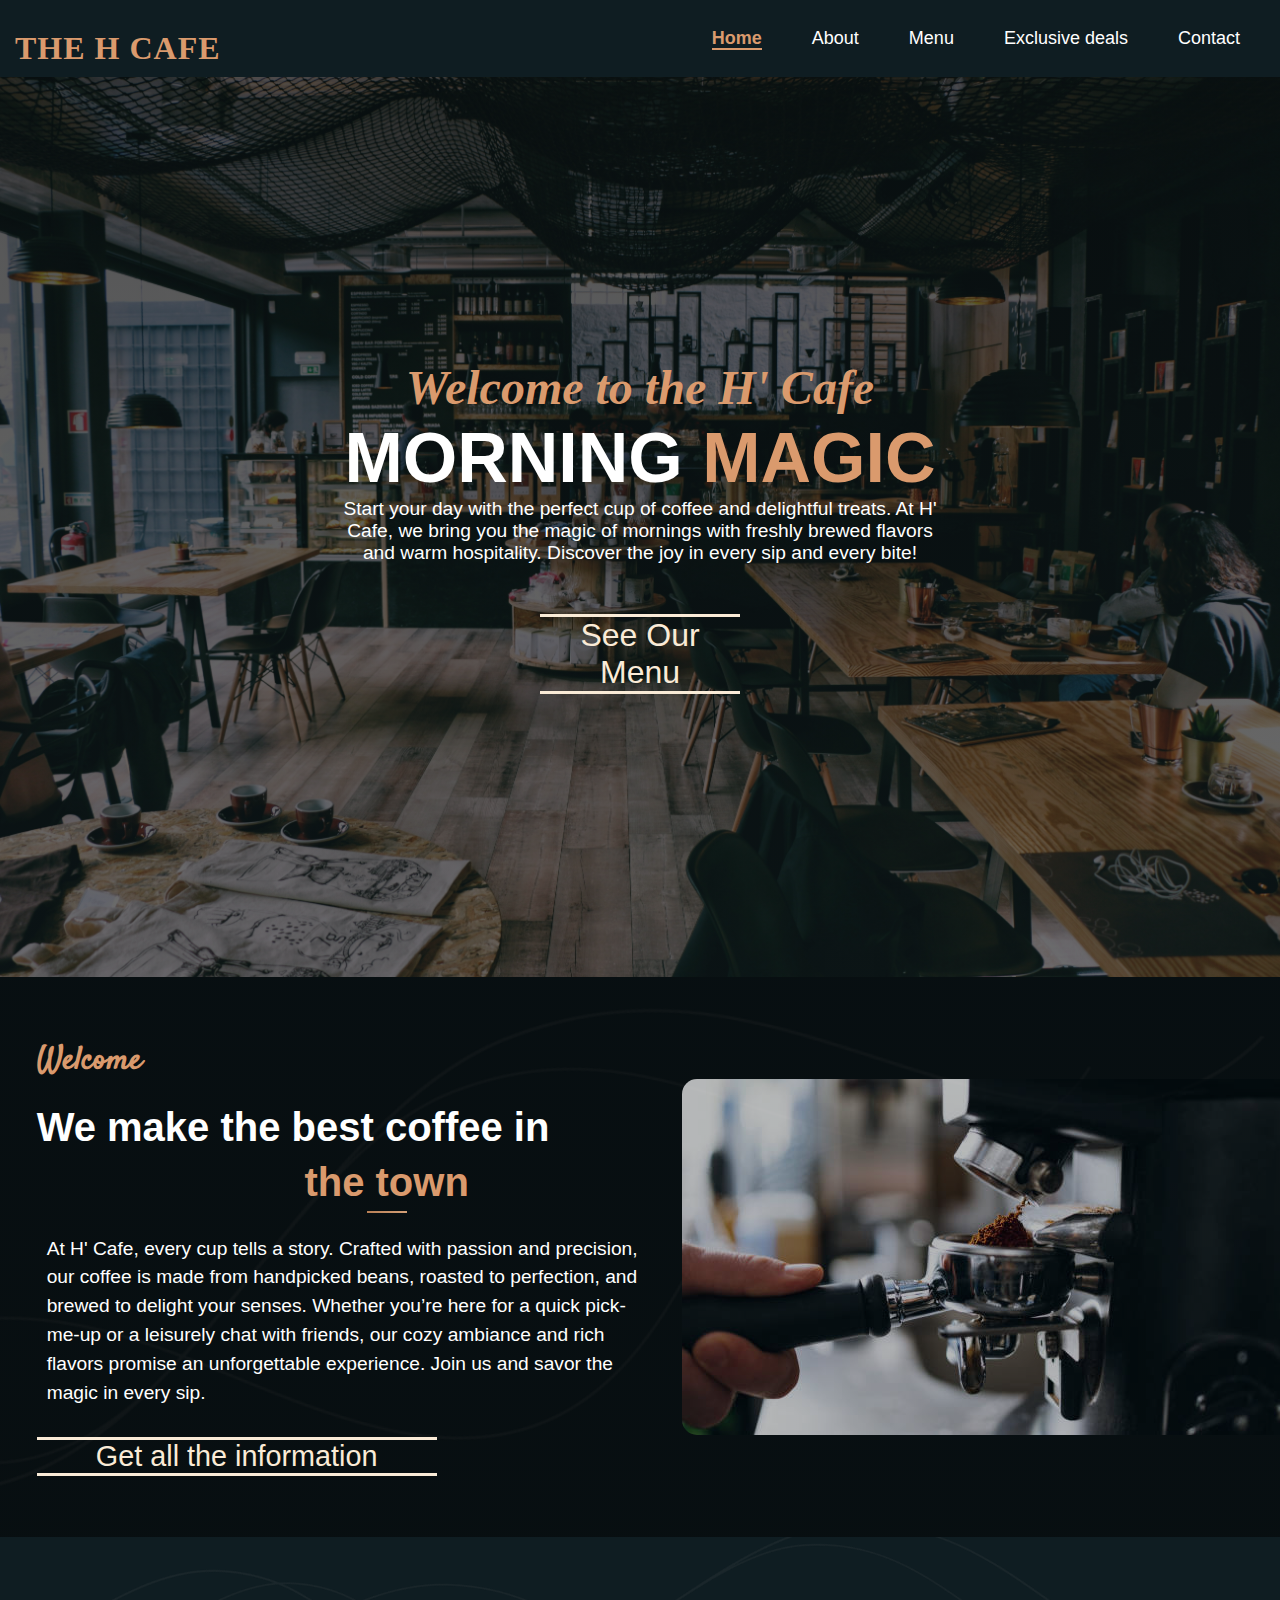
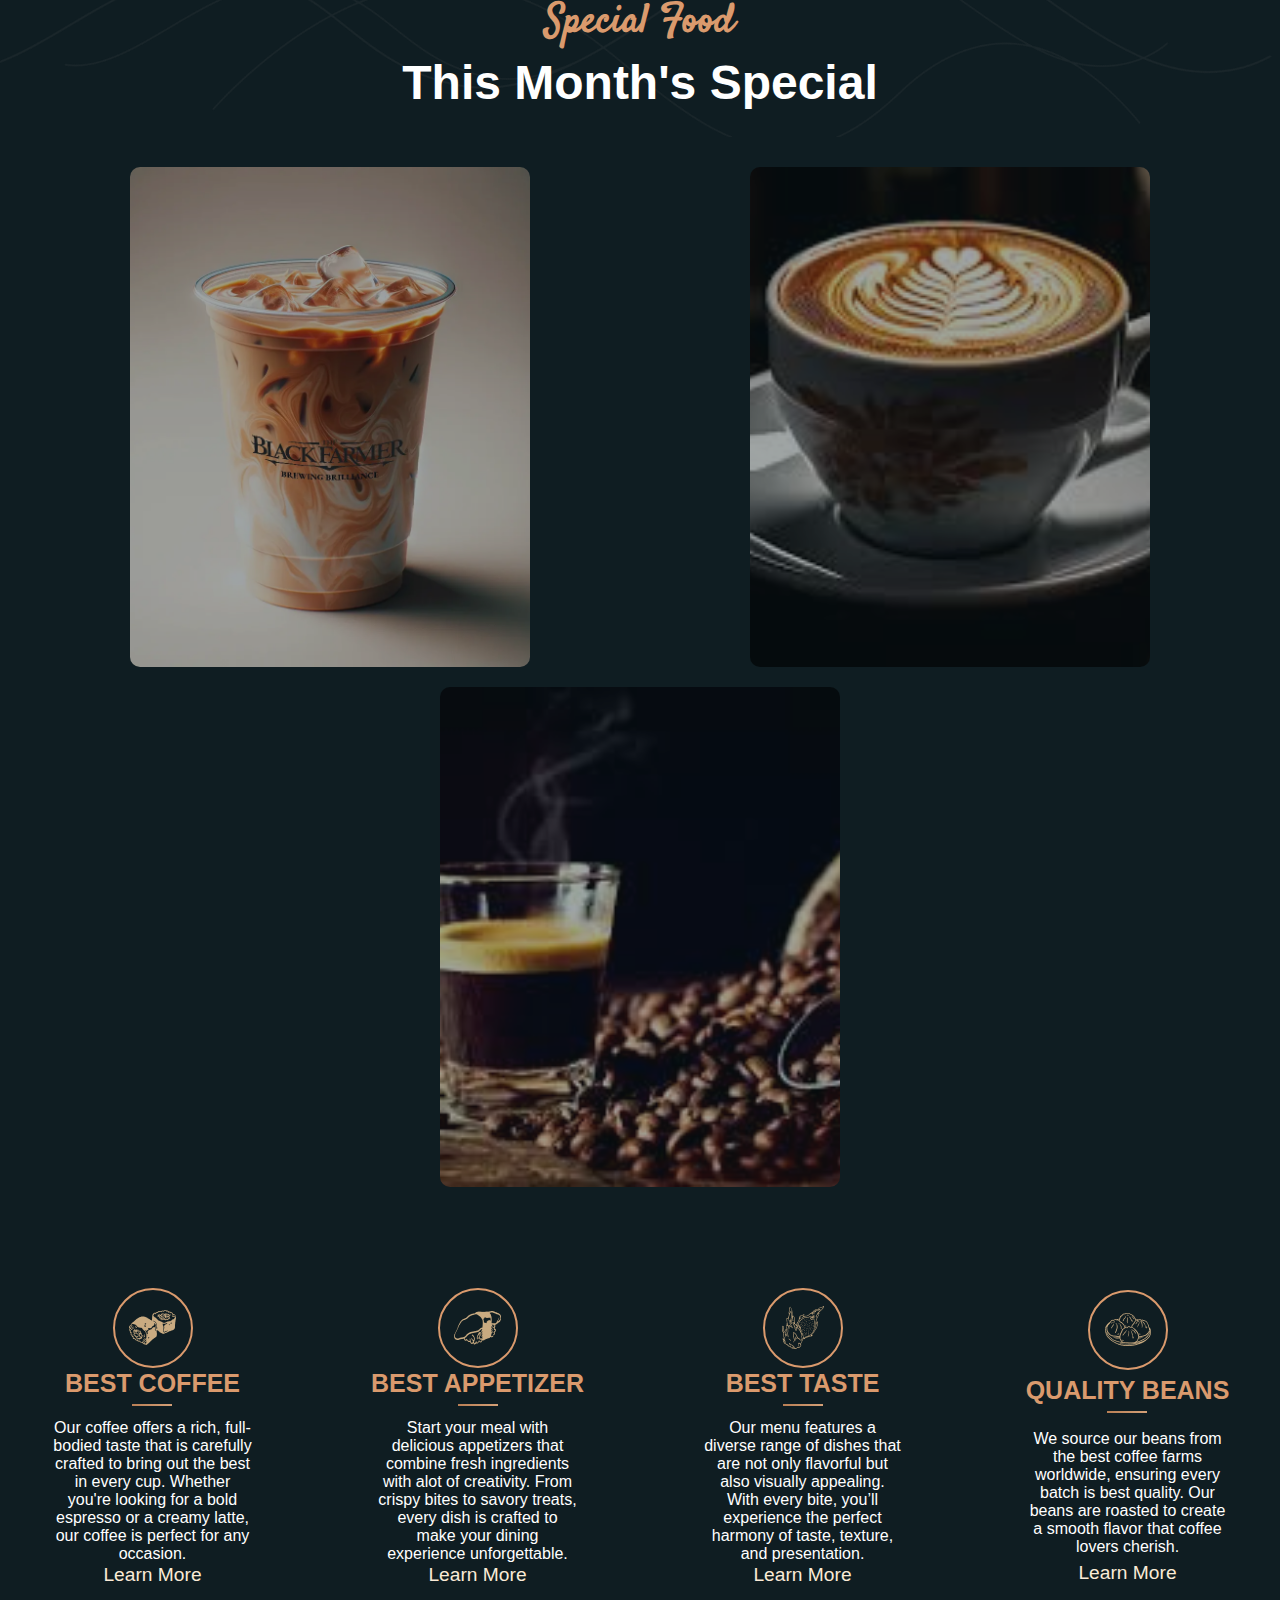
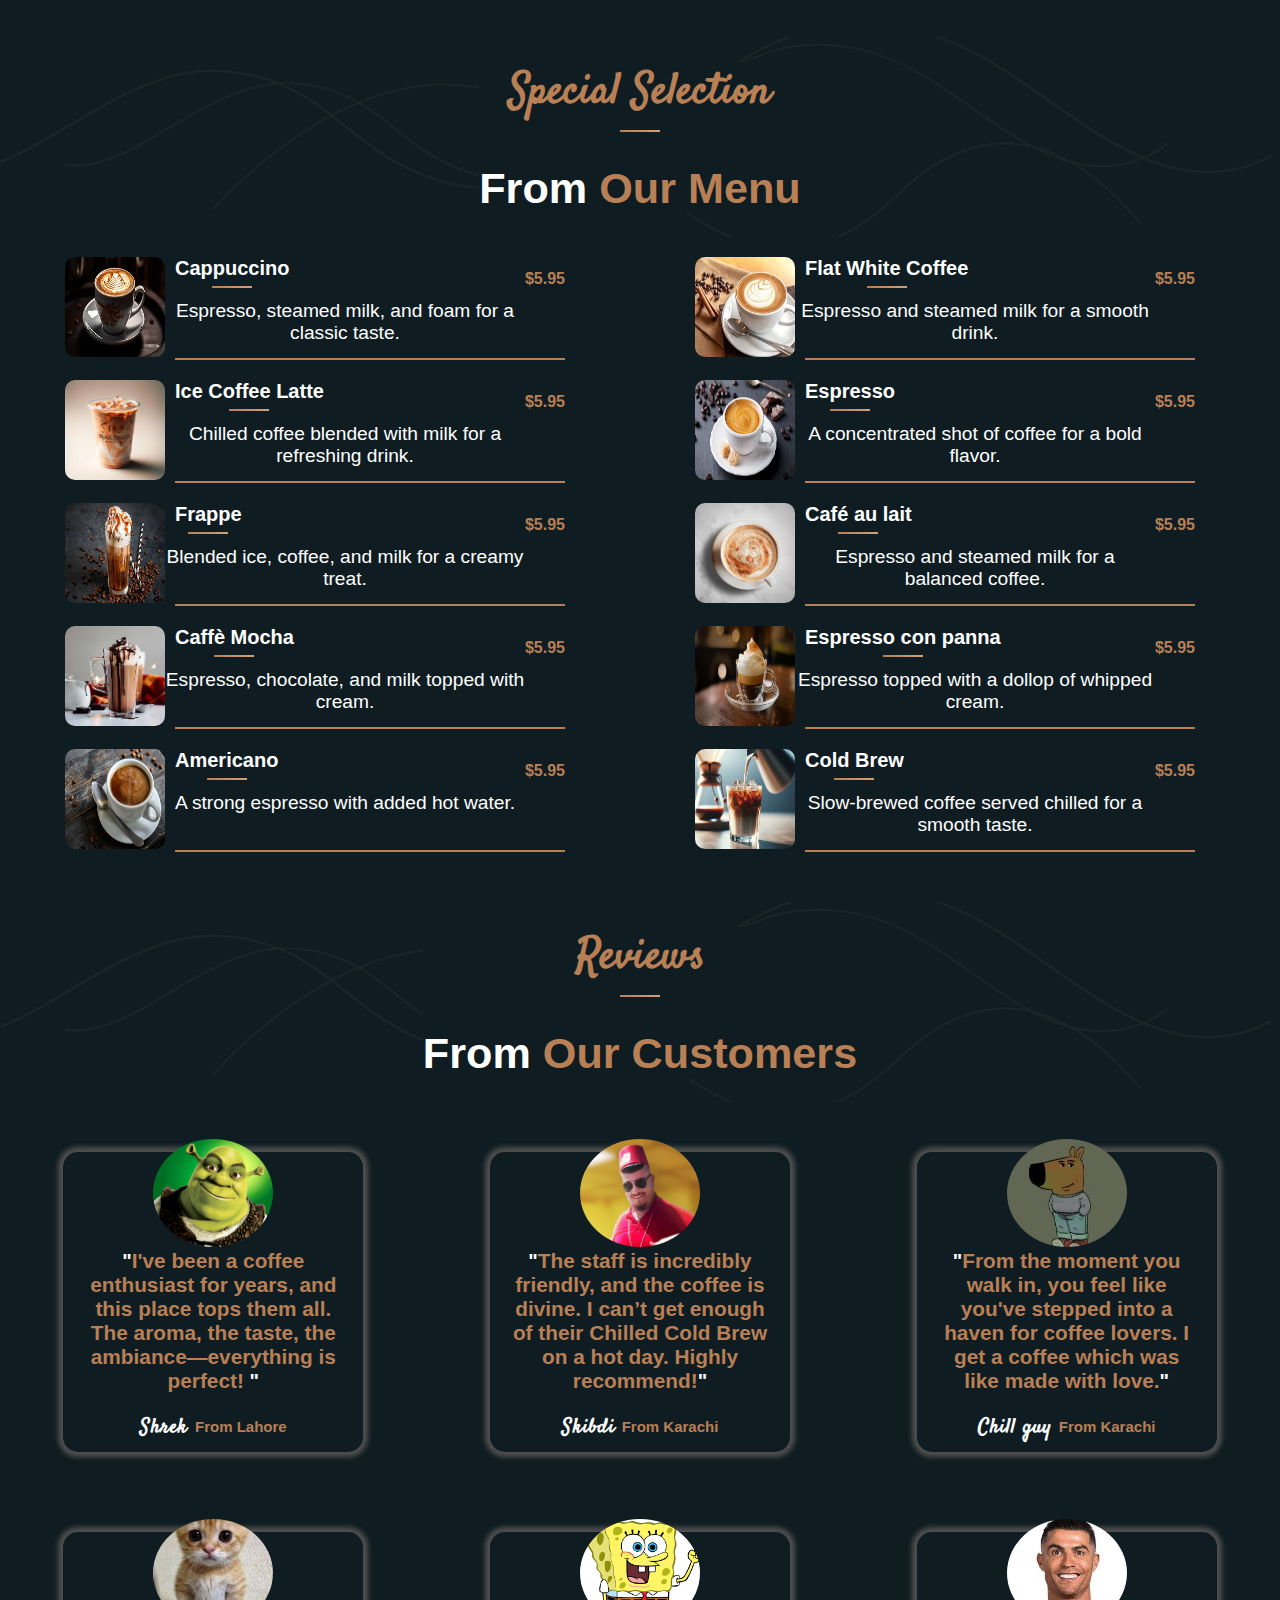
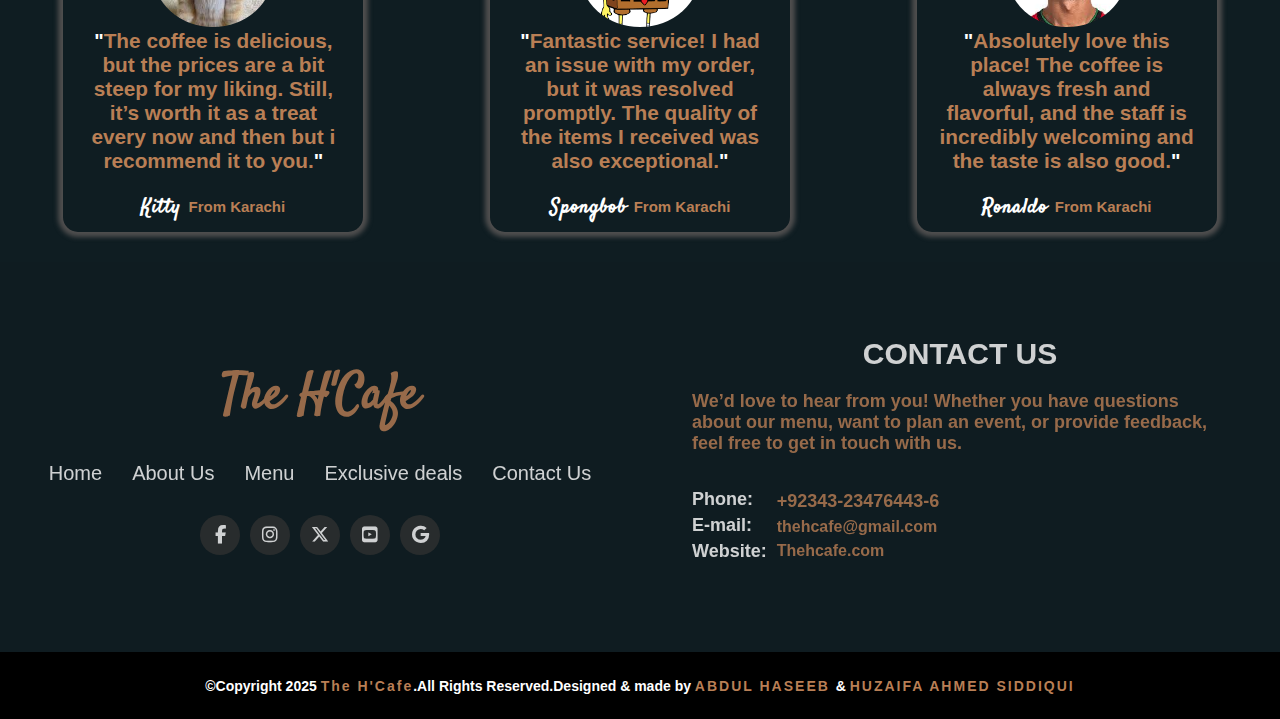
<file: index.html>
<!DOCTYPE html>
<html lang="en">
  <head>
    <meta charset="UTF-8" />
    <meta name="viewport" content="width=device-width, initial-scale=1.0" />
    <title>THE H' CAFE</title>
    <link rel="stylesheet" href="style.css" />
  
    <link
      href="https://fonts.googleapis.com/css2?family=Satisfy&display=swap"
      rel="stylesheet"
    />
    <link
      rel="stylesheet"
      href="https://cdnjs.cloudflare.com/ajax/libs/font-awesome/6.7.2/css/all.min.css"/>
    <script src="script.js"></script>
  </head>

  <body>
    <!-- -----------------------------navbar------------------------------- -->
    <div id="wrapper" id="a">
      <div class="logo">
        <h1> THE H CAFE</h1>
      </div>
      <div class="nav" id="myTopnav">
           <div class="menu-icon" onclick="toggleMenu()">
            <i class="fa-solid fa-bars"></i>
          </div>
          <ul>
            <li><a href="/index.html" id="home-link" class="active">Home</a></li>
            <li><a href="/about.html" id="about-link">About</a></li>
            <li><a href="/menu.html" id="menu-link" >Menu</a></li>
            <li><a href="exclusive.html" id="exclusive-link">Exclusive deals</a></li>
            <li><a href="contact.html" id="contact-link">Contact</a></li>
          </ul>
        
      </div>
    </div>
    <!---------------------------landing 1--------------------------------->
    <div class="landing1" id="home">
      <div class="content1">
        <span>
          <h6>Welcome to the H' Cafe</h6>
        </span>
        <h1>MORNING <span>MAGIC</span></h1>
        <p>
          Start your day with the perfect cup of coffee and delightful treats. At H' Cafe, we bring you the magic of mornings with freshly brewed flavors and warm hospitality. Discover the joy in every sip and every bite!
        </p>
        
        <div class="btn1">
          <a href="menu.html"> See Our Menu </a>
        </div>
      </div>
    </div>
    <!--------------------------------welcome--------------------------------->
    <div class="welcome" id="about-us">
      <div class="left1">
        <h5>Welcome</h5>
        <h1>We make the best coffee in</h1>
        <h2>the town</h2>
        <p>
          At H' Cafe, every cup tells a story. Crafted with passion and precision, our coffee is made from handpicked beans, roasted to perfection, and brewed to delight your senses. Whether you’re here for a quick pick-me-up or a leisurely chat with friends, our cozy ambiance and rich flavors promise an unforgettable experience. Join us and savor the magic in every sip.
        </p>
        <div class="btn2">
          <a href="about.html">Get all the information</a>
        </div>
      </div>
      <div class="right1">
        <img src="./assets/r2.jpg" alt="" />
      </div>
    </div>
    <!-- ----------------------------------month special -->
    <div class="special" id="exclusive-deals">
      <div class="content2">
        <h3>Special Food</h3>
        <h1>This Month's Special</h1>
      </div>
    </div>
    <!-- -----------------------special menu -->
    <div class="special-menu">
      <a href="exclusive.html">   <div class="img1">
        <h1>ICED COFFEEE LATTE</h1>
        <p>
          A refreshing blend of rich espresso and creamy milk served over ice. Perfect for cooling down and energizing your day.
        </p>
      </div></a>
   
      <a href="exclusive.html">
      <div class="img2">
        <h1>CAPPUCCINO</h1>
        <p>
          A timeless favorite with a perfect balance of bold espresso, steamed milk, and a rich, velvety foam topping.
        </p>
      </div>
    </a>
    <a href="exclusive.html">
      <div class="img3">
        <h1>BLACK COFFEEE</h1>
        <p>
          A pure and robust cup of freshly brewed coffee, delivering a rich aroma and bold flavor for the true coffee lover.
        </p>
      </div>
    </a>
    </div>

    <!-- -----------------------------discription----------------------- -->
<div class="discript">
  <div class="d-1">
    <div class="c-1">
      <img src="./assets/i2.png" alt="Best Coffee" />
    </div>
    <h2>BEST COFFEE</h2>
    <p>
      Our coffee offers a rich, full-bodied taste that is carefully crafted to bring out the best in every cup. Whether you're looking for a bold espresso or a creamy latte, our coffee is perfect for any occasion.
    </p>
    <a href="menu.html">Learn More</a>
  </div>
  <div class="d-2">
    <div class="c-2">
      <img src="./assets/i1.png" alt="Best Appetizer" />
    </div>
    <h2>BEST APPETIZER</h2>
    <p>
      Start your meal with delicious appetizers that combine fresh ingredients with alot of creativity. From crispy bites to savory treats, every dish is crafted to make your dining experience unforgettable.
    </p>
    <a href="menu.html">Learn More</a>
  </div>
  <div class="d-3">
    <div class="c-3">
      <img src="./assets/k-food-03.png" alt="Best Taste" />
    </div>
    <h2>BEST TASTE</h2>
    <p>
      Our menu features a diverse range of dishes that are not only flavorful but also visually appealing. With every bite, you’ll experience the perfect harmony of taste, texture, and presentation.
    </p>
    <a href="menu.html">Learn More</a>
  </div>
  <div class="d-4">
    <div class="c-4">
      <img src="./assets/k-food-04.png" alt="Quality Beans" />
    </div>
    <h2>QUALITY BEANS</h2>
    <p>
      We source our beans from the best coffee farms worldwide, ensuring every batch is best quality. Our beans are roasted to create a smooth flavor that coffee lovers cherish.
    </p>
    <a href="menu.html">Learn More</a>
  </div>
</div>


   <!-- -----------------our special-------------- -->
<div class="our-special">
  <div class="content-3">
    <h2>Special Selection</h2>
    <h3>From <span>Our Menu</span></h3>
  </div>
</div>
<!----------------------------------------- our menu------------------------------------------ -->
<div class="our-menu" id="our-menu">
  <!-- <div class="img4">
    <img src="img1.jpg" alt="Coffee Shop Image" />
  </div> -->
  <div class="left-2">
    <a href="menu.html">  <div class="m1">
      <img src="./assets/co2.jfif" alt="Cappuccino" />
      <div class="c1">
        <div class="c2">
          <h2>Cappuccino</h2>
          <h4>$5.95</h4>
        </div>
        <div class="c3">
          <p>Espresso, steamed milk, and foam for a classic taste.</p>
          <hr />
        </div>
      </div>
    </div></a>
    <a href="menu.html">  

    <div class="m1">
      <img src="./assets/co4.webp" alt="Ice Coffee Latte" />
      <div class="c1">
        <div class="c2">
          <h2>Ice Coffee Latte</h2>
          <h4>$5.95</h4>
        </div>
        <div class="c3">
          <p>Chilled coffee blended with milk for a refreshing drink.</p>
          <hr />
        </div>
      </div>
    </div>
    </a>
    <a href="menu.html">
      <div class="m1">
        <img src="./assets/co5.jfif" alt="Frappe" />
        <div class="c1">
          <div class="c2">
            <h2>Frappe</h2>
            <h4>$5.95</h4>
          </div>
          <div class="c3">
            <p>Blended ice, coffee, and milk for a creamy treat.</p>
            <hr />
          </div>
        </div>
      </div>
    </a>
   <a href="menu.html">
    <div class="m1">
      <img src="./assets/co6.jfif" alt="Caffè Mocha" />
      <div class="c1">
        <div class="c2">
          <h2>Caffè Mocha</h2>
          <h4>$5.95</h4>
        </div>
        <div class="c3">
          <p>Espresso, chocolate, and milk topped with cream.</p>
          <hr />
        </div>
      </div>
    </div>
  </a>
  <a href="menu.html">
    <div class="m1">
      <img src="./assets/co7.webp" alt="Americano" />
      <div class="c1">
        <div class="c2">
          <h2>Americano</h2>
          <h4>$5.95</h4>
        </div>
        <div class="c3">
          <p>A strong espresso with added hot water.</p>
          <hr />
        </div>
      </div>
    </div>
  </a>
  </div>

  <div class="right-2">
    <a href="menu.html">
    <div class="m1">
      <img src="./assets/co8.jfif" alt="Flat White Coffee" />
      <div class="c1">
        <div class="c2">
          <h2>Flat White Coffee</h2>
          <h4>$5.95</h4>
        </div>
        <div class="c3">
          <p>Espresso and steamed milk for a smooth drink.</p>
          <hr />
        </div>
      </div>
    </div>
  </a>
  <a href="menu.html">
    <div class="m1">
      <img src="./assets/co9.jfif" alt="Espresso" />
      <div class="c1">
        <div class="c2">
          <h2>Espresso</h2>
          <h4>$5.95</h4>
        </div>
        <div class="c3">
          <p>A concentrated shot of coffee for a bold flavor.</p>
          <hr />
        </div>
      </div>
    </div>
  </a>
  <a href="menu.html">
    <div class="m1">
      <img src="./assets/co10.jfif" alt="Café au lait" />
      <div class="c1">
        <div class="c2">
          <h2>Café au lait</h2>
          <h4>$5.95</h4>
        </div>
        <div class="c3">
          <p>Espresso and steamed milk for a balanced coffee.</p>
          <hr />
        </div>
      </div>
    </div>
  </a>
  <a href="menu.html">
    <div class="m1">
      <img src="./assets/co11.avif" alt="Espresso con panna" />
      <div class="c1">
        <div class="c2">
          <h2>Espresso con panna</h2>
          <h4>$5.95</h4>
        </div>
        <div class="c3">
          <p>Espresso topped with a dollop of whipped cream.</p>
          <hr />
        </div>
      </div>
    </div>
  </a>
  <a href="menu.html">
    <div class="m1">
      <img src="./assets/co12.jfif" alt="Cold Brew" />
      <div class="c1">
        <div class="c2">
          <h2>Cold Brew</h2>
          <h4>$5.95</h4>
        </div>
        <div class="c3">
          <p>Slow-brewed coffee served chilled for a smooth taste.</p>
          <hr />
        </div>
      </div>
    </div>
  </a>
  </div>
</div>


    <!----------------------------------------- reviews ------------------------------------------ -->

    <div class="our-special">
      <div class="content-3">
        <h2>Reviews</h2>
        <h3>From <span>Our Customers</span></h3>
      </div>
    </div>

    <!----------------------------------------- reviews section------------------------------------------ -->

    <div class="review">
      <div class="box">
        <div class="rev1"></div>
        <h3>
          <span>"</span>I've been a coffee enthusiast for years, and this place tops them all. The aroma, the taste, the ambiance—everything is perfect! <span>"</span>
        </h3>
        <h4>Shrek <span> From Lahore </span></h4>
      </div>
      <div class="box">
        <div class="rev2"></div>
        <h3>
          <span>"</span>The staff is incredibly friendly, and the coffee is divine. I can’t get enough of their Chilled Cold Brew on a hot day. Highly recommend!<span>"</span>
        </h3>
        <h4>Skibdi <span> From Karachi </span></h4>
      </div>

      <div class="box">
        <div class="rev3"></div>
        <h3>
          <span>"</span>From the moment you walk in, you feel like you've stepped into a haven for coffee lovers.  I get  a coffee which was  like made with love.<span>"</span>
        </h3>
        <h4>Chill guy <span> From Karachi </span></h4>
      </div>
    </div>
    <div class="review1">
      
      <div class="box">
        <div class="rev4"></div>
        <h3>
          <span>"</span>The coffee is delicious, but the prices are a bit steep for my liking. Still, it’s worth it as a treat every now and then but i recommend it to you.<span>"</span>
        </h3>
        <h4>Kitty <span> From Karachi </span></h4>
      </div>

        <div class="box">
          <div class="rev5"></div>
          <h3>
            <span>"</span>Fantastic service! I had an issue with my order, but it was resolved promptly. The quality of the items I received was also exceptional.<span>"</span>
          </h3>
          <h4>Spongbob <span> From Karachi </span></h4>
        </div>

        <div class="box">
          <div class="rev6"></div>
          <h3>
            <span>"</span>Absolutely love this place! The coffee is always fresh and flavorful, and the staff is incredibly welcoming and the taste is also good.<span>"</span>
          </h3>
          <h4>Ronaldo <span> From Karachi </span></h4>
        </div>
    </div>

    <!----------------------------------------- footer section------------------------------------------ -->

    <div class="footersection" id="contact-us">
      <div class="footerleft">
        <span>The H'Cafe</span>

        <div class="mlower">
          <li><a href="index.html">Home</a></li>
          <li><a href="about.html">About Us</a></li>
          <li><a href="menu.html">Menu</a></li>
          <li><a href="exclusive.html">Exclusive deals</a></li>
          <li><a href="contact.html">Contact Us</a></li>
        </div>

        <div class="logo">
          <div class="icon">
            <i class="fa-brands fa-facebook-f"></i>
            <i class="fa-brands fa-instagram"></i>
            <i class="fa-brands fa-x-twitter"></i>
            <i class="fa-brands fa-square-youtube"></i>
            <i class="fa-brands fa-google"></i>
        
        </div>
        </div>
      </div>

      <div class="footerright">
        <h3>CONTACT US</h3>
      
        <h4>
          We’d love to hear from you! Whether you have questions about our menu, want to plan an event, or provide feedback, feel free to get in touch with us.
        </h4>
        <div class="fin">
          <div class="sub">
            <h4>Phone:</h4>
            <h4>E-mail:</h4>
            <h4>Website:</h4>
          </div>
          <div class="info">
            <h4>+92343-23476443-6</h4>
            <span>thehcafe@gmail.com</span>
            <span>Thehcafe.com</span>
          </div>
        </div>
      </div>
    </div>

    <!----------------------------------------- footer------------------------------------------ -->

    <footer>
      <h4>
        &#169;Copyright 2025 <span>The H'Cafe</span>.All Rights
        Reserved.Designed & made by <span> ABDUL HASEEB </span> & <span> HUZAIFA AHMED SIDDIQUI</span>
      </h4>
    </footer>
  </body>
</html>
</file>
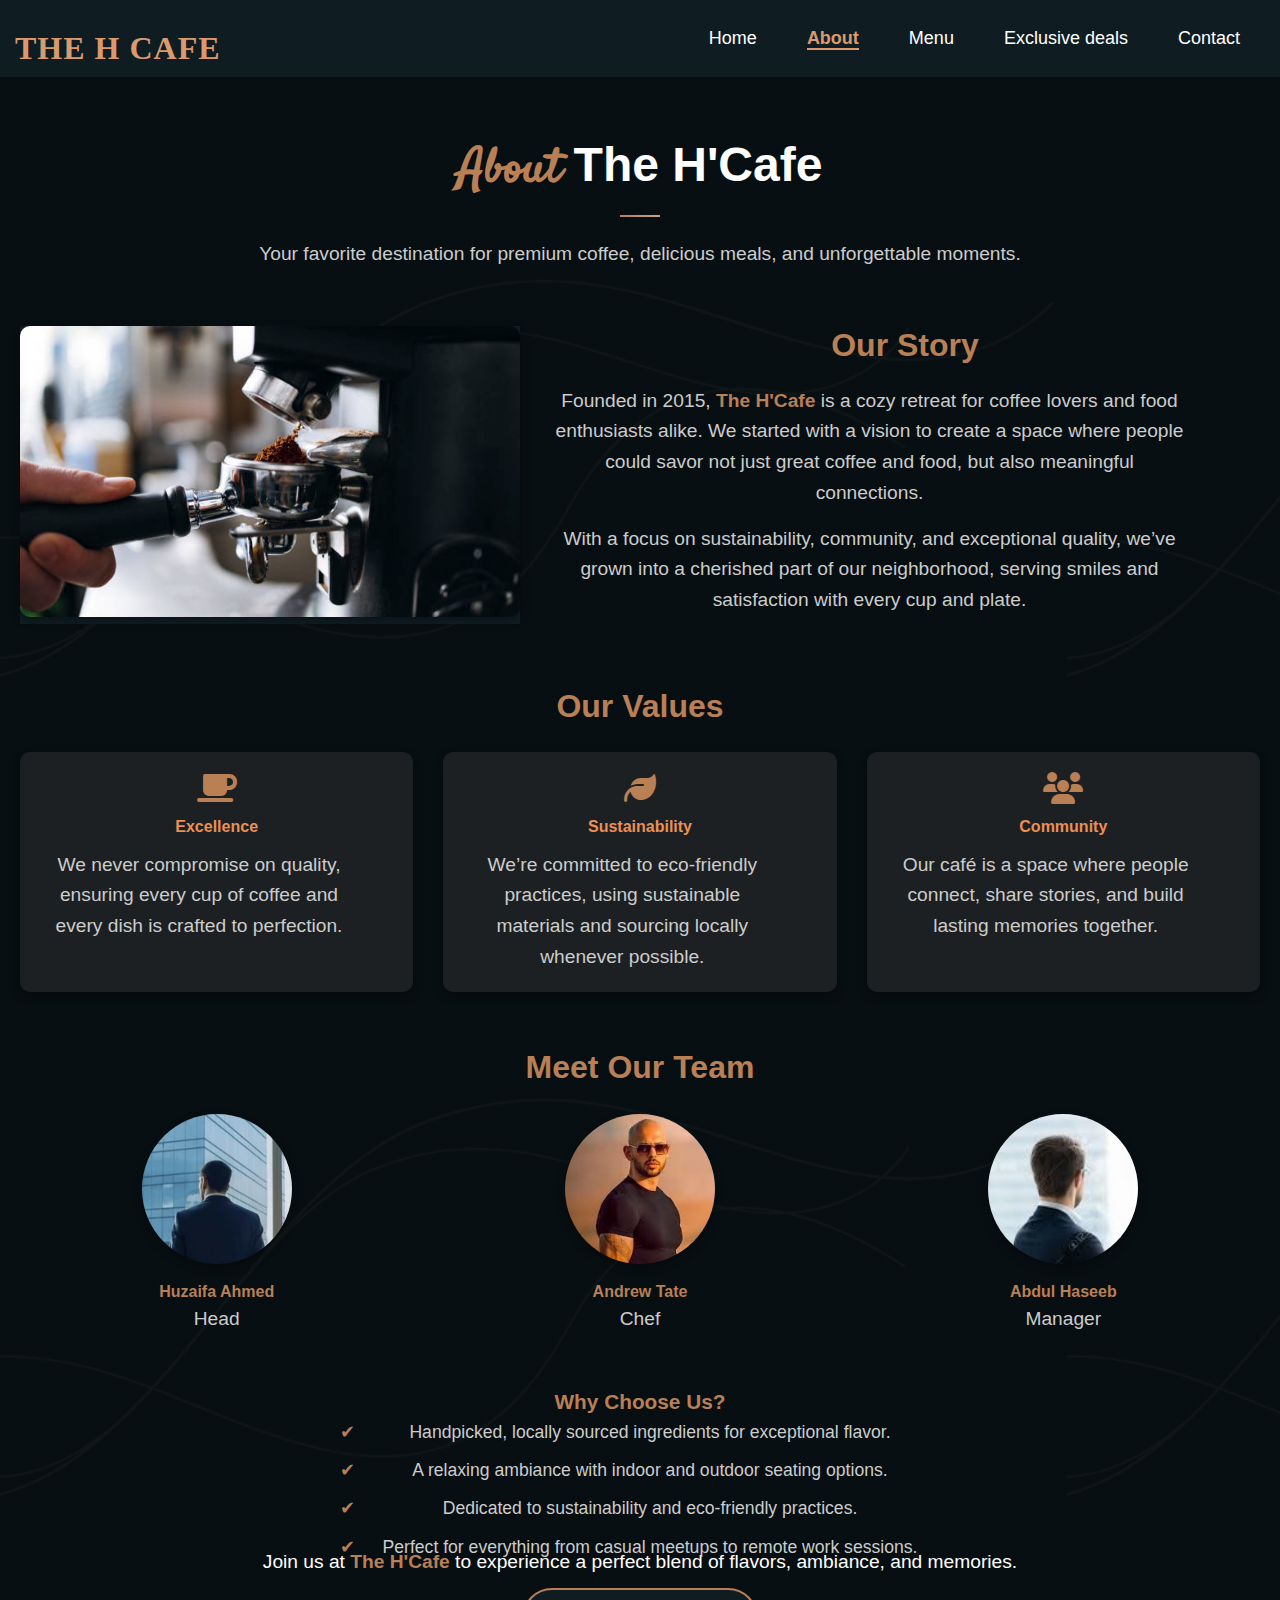
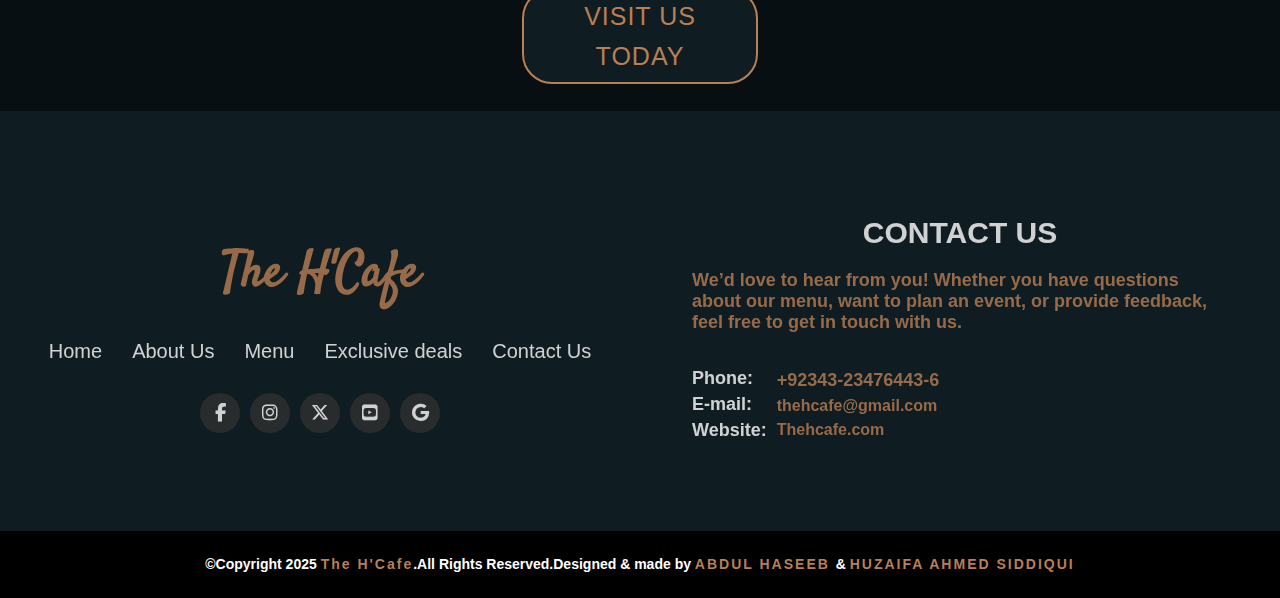
<file: about.html>
<!DOCTYPE html>
<html lang="en">
  <head>
    <meta charset="UTF-8" />
    <meta name="viewport" content="width=device-width, initial-scale=1.0" />
    <title>THE H' CAFE</title>
    <link rel="stylesheet" href="style.css" />
    <link rel="preconnect" href="https://fonts.googleapis.com" />
    <link rel="preconnect" href="https://fonts.gstatic.com" crossorigin />
    <link
      href="https://fonts.googleapis.com/css2?family=Satisfy&display=swap"
      rel="stylesheet"
    />
    <link
      rel="stylesheet"
      href="https://cdnjs.cloudflare.com/ajax/libs/font-awesome/6.7.2/css/all.min.css"
      integrity="sha512-Evv84Mr4kqVGRNSgIGL/F/aIDqQb7xQ2vcrdIwxfjThSH8CSR7PBEakCr51Ck+w+/U6swU2Im1vVX0SVk9ABhg=="
      crossorigin="anonymous"
      referrerpolicy="no-referrer"
    />
    <script src="script.js"></script>
  </head>
  <body>
    <!-- Navbar -->
    <div id="wrapper">
      <div class="logo">
        <h1>THE H CAFE</h1>
      </div>
      <div class="nav" id="myTopnav">
        <div class="menu-icon" onclick="toggleMenu()">
          <i class="fa-solid fa-bars"></i>
        </div>
        <ul>
            <li><a href="index.html" id="home-link">Home</a></li>
            <li><a href="about.html" id="about-link" class="active">About</a></li>
            <li><a href="menu.html" id="menu-link" >Menu</a></li>
            <li><a href="exclusive.html" id="exclusive-link">Exclusive deals</a></li>
            <li><a href="contact.html" id="contact-link">Contact</a></li>
          </ul>
      </div>
    </div>

    <!-- About Us Section -->
    <div class="about-section" id="about-us">
        <div class="about-header">
          <h2>About <span style="background: transparent;color: #fff;" >The H'Cafe</span></h2>
          <p>Your favorite destination for premium coffee, delicious meals, and unforgettable moments.</p>
        </div>
      
        <div class="about-container">
          <div class="about-image">
            <img src="./assets/r2.jpg" alt="The H'Cafe Ambience" />
          </div>
          <div class="about-content">
            <h3>Our Story</h3>
            <p>
              Founded in 2015, <strong style="  background: transparent;color:#b97f55 ;">The H'Cafe</strong> is a cozy retreat for coffee lovers and food enthusiasts alike. We started 
              with a vision to create a space where people could savor not just great coffee and food, but also meaningful connections.
            </p>
            <p>
              With a focus on sustainability, community, and exceptional quality, we’ve grown into a cherished part of our neighborhood, 
              serving smiles and satisfaction with every cup and plate.
            </p>
          </div>
        </div>
      
        <div class="values-section">
          <h3>Our Values</h3>
          <div class="values-container">
            <div class="value">
              <i class="fas fa-coffee"></i>
              <h4>Excellence</h4>
              <p>We never compromise on quality, ensuring every cup of coffee and every dish is crafted to perfection.</p>
            </div>
            <div class="value">
              <i class="fas fa-leaf"></i>
              <h4>Sustainability</h4>
              <p>We’re committed to eco-friendly practices, using sustainable materials and sourcing locally whenever possible.</p>
            </div>
            <div class="value">
              <i class="fas fa-users"></i>
              <h4>Community</h4>
              <p>Our café is a space where people connect, share stories, and build lasting memories together.</p>
            </div>
          </div>
        </div>
      
        <div class="team-section">
          <h3>Meet Our Team</h3>
          <div class="team-container">
            <div class="team-member">
              <img src="./assets/head2.jpg" alt="Huzaifa Ahmed Siddiqui" />
              <h4>Huzaifa Ahmed</h4>
              <p>Head </p>
            </div>
            <div class="team-member">
              <img src="./assets/andrew.jpg" alt="Andrew Tate" />
              <h4>Andrew Tate</h4>
              <p>Chef</p>
            </div>
            <div class="team-member">
              <img src="./assets/head.jpg" alt="Abdul Haseeb" />
              <h4>Abdul Haseeb</h4>
              <p>Manager</p>
            </div>
          </div>
        </div>
      
        <div class="features-section">
          <h3>Why Choose Us?</h3>
          <ul>
            <li>Handpicked, locally sourced ingredients for exceptional flavor.</li>
            <li>A relaxing ambiance with indoor and outdoor seating options.</li>
            <li>Dedicated to sustainability and eco-friendly practices.</li>
            <li>Perfect for everything from casual meetups to remote work sessions.</li>
          </ul>
        </div>
      
        <div class="cta-section">
          <p>Join us at <strong>The H'Cafe</strong> to experience a perfect blend of flavors, ambiance, and memories.</p>
          <a href="contact.html" class="btn">VISIT US TODAY</a>
        </div>
      </div>
      


    <!-- Footer -->
    <div class="footersection" id="contact-us">
      <div class="footerleft">
        <span>The H'Cafe</span>
        <div class="mlower">
          <li><a href="index.html">Home</a></li>
          <li><a href="about.html">About Us</a></li>
          <li><a href="menu.html">Menu</a></li>
          <li><a href="exclusive.html">Exclusive deals</a></li>
          <li><a href="contact.html">Contact Us</a></li>
        </div>
        <div class="logo">
          <div class="icon">
            <i class="fa-brands fa-facebook-f"></i>
            <i class="fa-brands fa-instagram"></i>
            <i class="fa-brands fa-x-twitter"></i>
            <i class="fa-brands fa-square-youtube"></i>
            <i class="fa-brands fa-google"></i>
          </div>
        </div>
      </div>
      <div class="footerright">
        <h3>CONTACT US</h3>
        <h4>We’d love to hear from you! Whether you have questions about our menu, want to plan an event, or provide feedback, feel free to get in touch with us.</h4>
        <div class="fin">
          <div class="sub">
            <h4>Phone:</h4>
            <h4>E-mail:</h4>
            <h4>Website:</h4>
          </div>
          <div class="info">
            <h4>+92343-23476443-6</h4>
            <span>thehcafe@gmail.com</span>
            <span>Thehcafe.com</span>
          </div>
        </div>
      </div>
    </div>

    <footer>
      <h4>
        &#169;Copyright 2025 <span>The H'Cafe</span>.All Rights
        Reserved.Designed & made by <span> ABDUL HASEEB </span> & <span> HUZAIFA AHMED SIDDIQUI</span>
      </h4>
    </footer>
  </body>
</html>
</file>
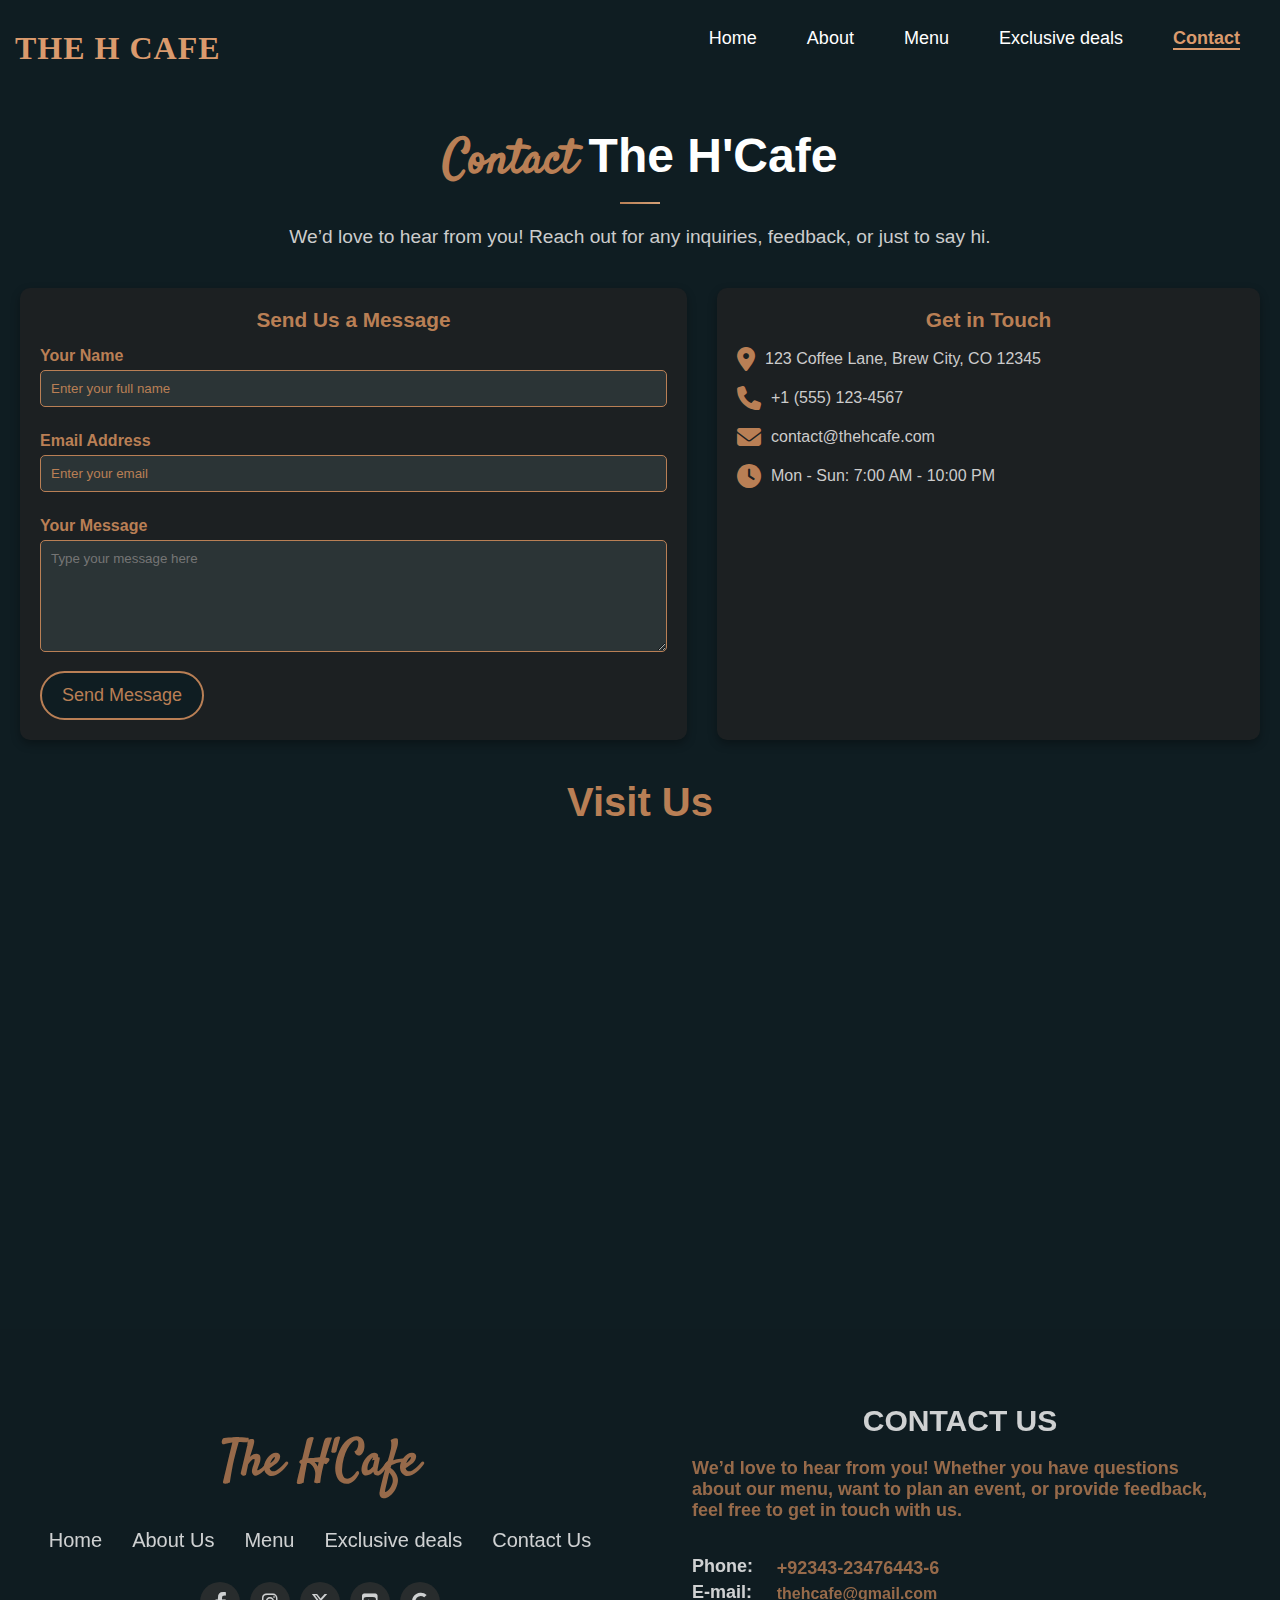
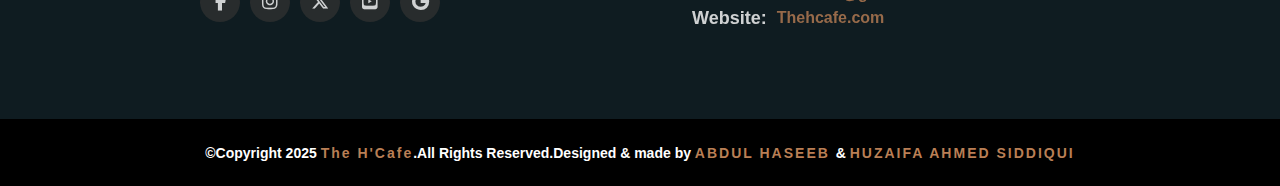
<file: contact.html>
<!DOCTYPE html>
<html lang="en">
  <head>
    <meta charset="UTF-8" />
    <meta name="viewport" content="width=device-width, initial-scale=1.0" />
    <title>THE H' CAFE</title>
    <link rel="stylesheet" href="style.css" />
    <link rel="preconnect" href="https://fonts.googleapis.com" />
    <link rel="preconnect" href="https://fonts.gstatic.com" crossorigin />
    <link
      href="https://fonts.googleapis.com/css2?family=Satisfy&display=swap"
      rel="stylesheet"
    />
    <link
      rel="stylesheet"
      href="https://cdnjs.cloudflare.com/ajax/libs/font-awesome/6.7.2/css/all.min.css"
      integrity="sha512-Evv84Mr4kqVGRNSgIGL/F/aIDqQb7xQ2vcrdIwxfjThSH8CSR7PBEakCr51Ck+w+/U6swU2Im1vVX0SVk9ABhg=="
      crossorigin="anonymous"
      referrerpolicy="no-referrer"
    />
    <script src="script.js"></script>
  </head>
  <body>
    <!-- Navbar -->
    <div id="wrapper">
      <div class="logo">
        <h1>THE H CAFE</h1>
      </div>
      <div class="nav" id="myTopnav">
        <div class="menu-icon" onclick="toggleMenu()">
          <i class="fa-solid fa-bars"></i>
        </div>
        <ul>
            <li><a href="index.html" id="home-link">Home</a></li>
            <li><a href="about.html" id="about-link">About</a></li>
            <li><a href="menu.html" id="menu-link" >Menu</a></li>
            <li><a href="exclusive.html" id="exclusive-link">Exclusive deals</a></li>
            <li><a href="contact.html" id="contact-link" class="active">Contact</a></li>
          </ul>
      </div>
    </div>
    <div class="contact-section" id="contact-us">
        <div class="contact-header">
          <h2>Contact <span>The H'Cafe</span></h2>
          <p>We’d love to hear from you! Reach out for any inquiries, feedback, or just to say hi.</p>
        </div>
      
        <div class="contact-container">
          <!-- Contact Form -->
          <div class="contact-form">
            <h3>Send Us a Message</h3>
            <form id="contactForm" style=" background:transparent;">
                <label for="name">Your Name</label>
                <input type="text" id="name" name="name" placeholder="Enter your full name" required />
        
                <label for="email">Email Address</label>
                <input type="email" id="email" name="email" placeholder="Enter your email" required />
        
                <label for="message">Your Message</label>
                <textarea id="message" name="message" placeholder="Type your message here" rows="6" required></textarea>
        
                <button type="submit" class="btn">Send Message</button>
              </form>
          </div>
      
          <!-- Contact Details -->
          <div class="contact-details">
            <h3>Get in Touch</h3>
            <ul>
              <li><i class="fas fa-map-marker-alt"></i> 123 Coffee Lane, Brew City, CO 12345</li>
              <li><i class="fas fa-phone"></i> +1 (555) 123-4567</li>
              <li><i class="fas fa-envelope"></i> contact@thehcafe.com</li>
              <li><i class="fas fa-clock"></i> Mon - Sun: 7:00 AM - 10:00 PM</li>
            </ul>
          </div>
        </div>
      
        <!-- Google Maps Section -->
        <div class="map-section">
          <h3>Visit Us</h3>
          <iframe 
            src="https://www.google.com/maps/embed?pb=!1m18!1m12!1m3!1d3153.835434509964!2d-122.41941518468156!3d37.774929779759554!2m3!1f0!2f0!3f0!3m2!1i1024!2i768!4f13.1!3m3!1m2!1s0x8085809c2f6c2f9b%3A0xf6d28e95b0f62f0e!2sSan%20Francisco%2C%20CA%2C%20USA!5e0!3m2!1sen!2s!4v1694783742567!5m2!1sen!2s" 
            width="100%" 
            height="400" 
            style="border:0;" 
            allowfullscreen="" 
            loading="lazy" 
            referrerpolicy="no-referrer-when-downgrade">
          </iframe>
        </div>
      </div>
      


    <!-- Footer -->
    <div class="footersection" id="contact-us">
      <div class="footerleft">
        <span>The H'Cafe</span>
        <div class="mlower">
          <li><a href="index.html">Home</a></li>
          <li><a href="about.html">About Us</a></li>
          <li><a href="menu.html">Menu</a></li>
          <li><a href="exclusive.html">Exclusive deals</a></li>
          <li><a href="contact.html">Contact Us</a></li>
        </div>
        <div class="logo">
          <div class="icon">
            <i class="fa-brands fa-facebook-f"></i>
            <i class="fa-brands fa-instagram"></i>
            <i class="fa-brands fa-x-twitter"></i>
            <i class="fa-brands fa-square-youtube"></i>
            <i class="fa-brands fa-google"></i>
          </div>
        </div>
      </div>
      <div class="footerright">
        <h3>CONTACT US</h3>
        <h4>We’d love to hear from you! Whether you have questions about our menu, want to plan an event, or provide feedback, feel free to get in touch with us.</h4>
        <div class="fin">
          <div class="sub">
            <h4>Phone:</h4>
            <h4>E-mail:</h4>
            <h4>Website:</h4>
          </div>
          <div class="info">
            <h4>+92343-23476443-6</h4>
            <span>thehcafe@gmail.com</span>
            <span>Thehcafe.com</span>
          </div>
        </div>
      </div>
    </div>

    <footer>
      <h4>
        &#169;Copyright 2025 <span>The H'Cafe</span>.All Rights
        Reserved.Designed & made by <span> ABDUL HASEEB </span> & <span> HUZAIFA AHMED SIDDIQUI</span>
      </h4>
    </footer>
  </body>
</html>
</file>
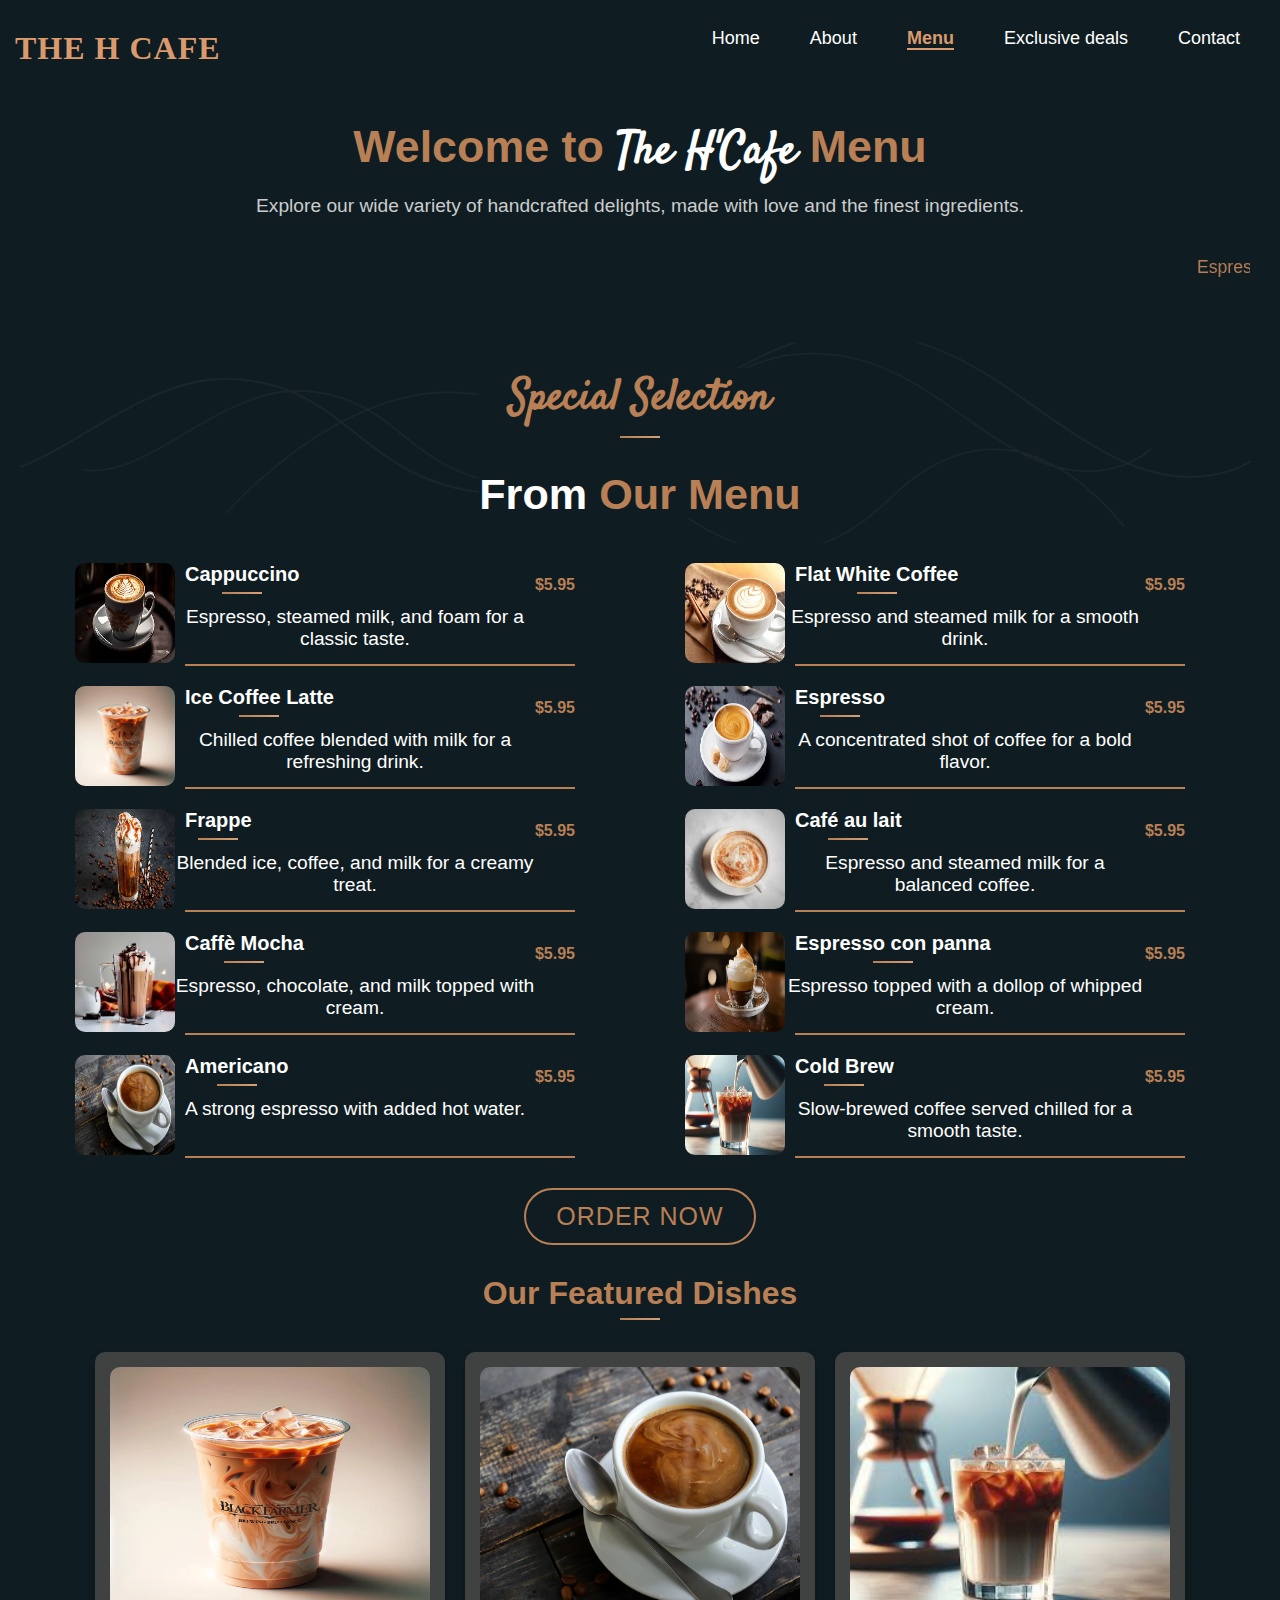
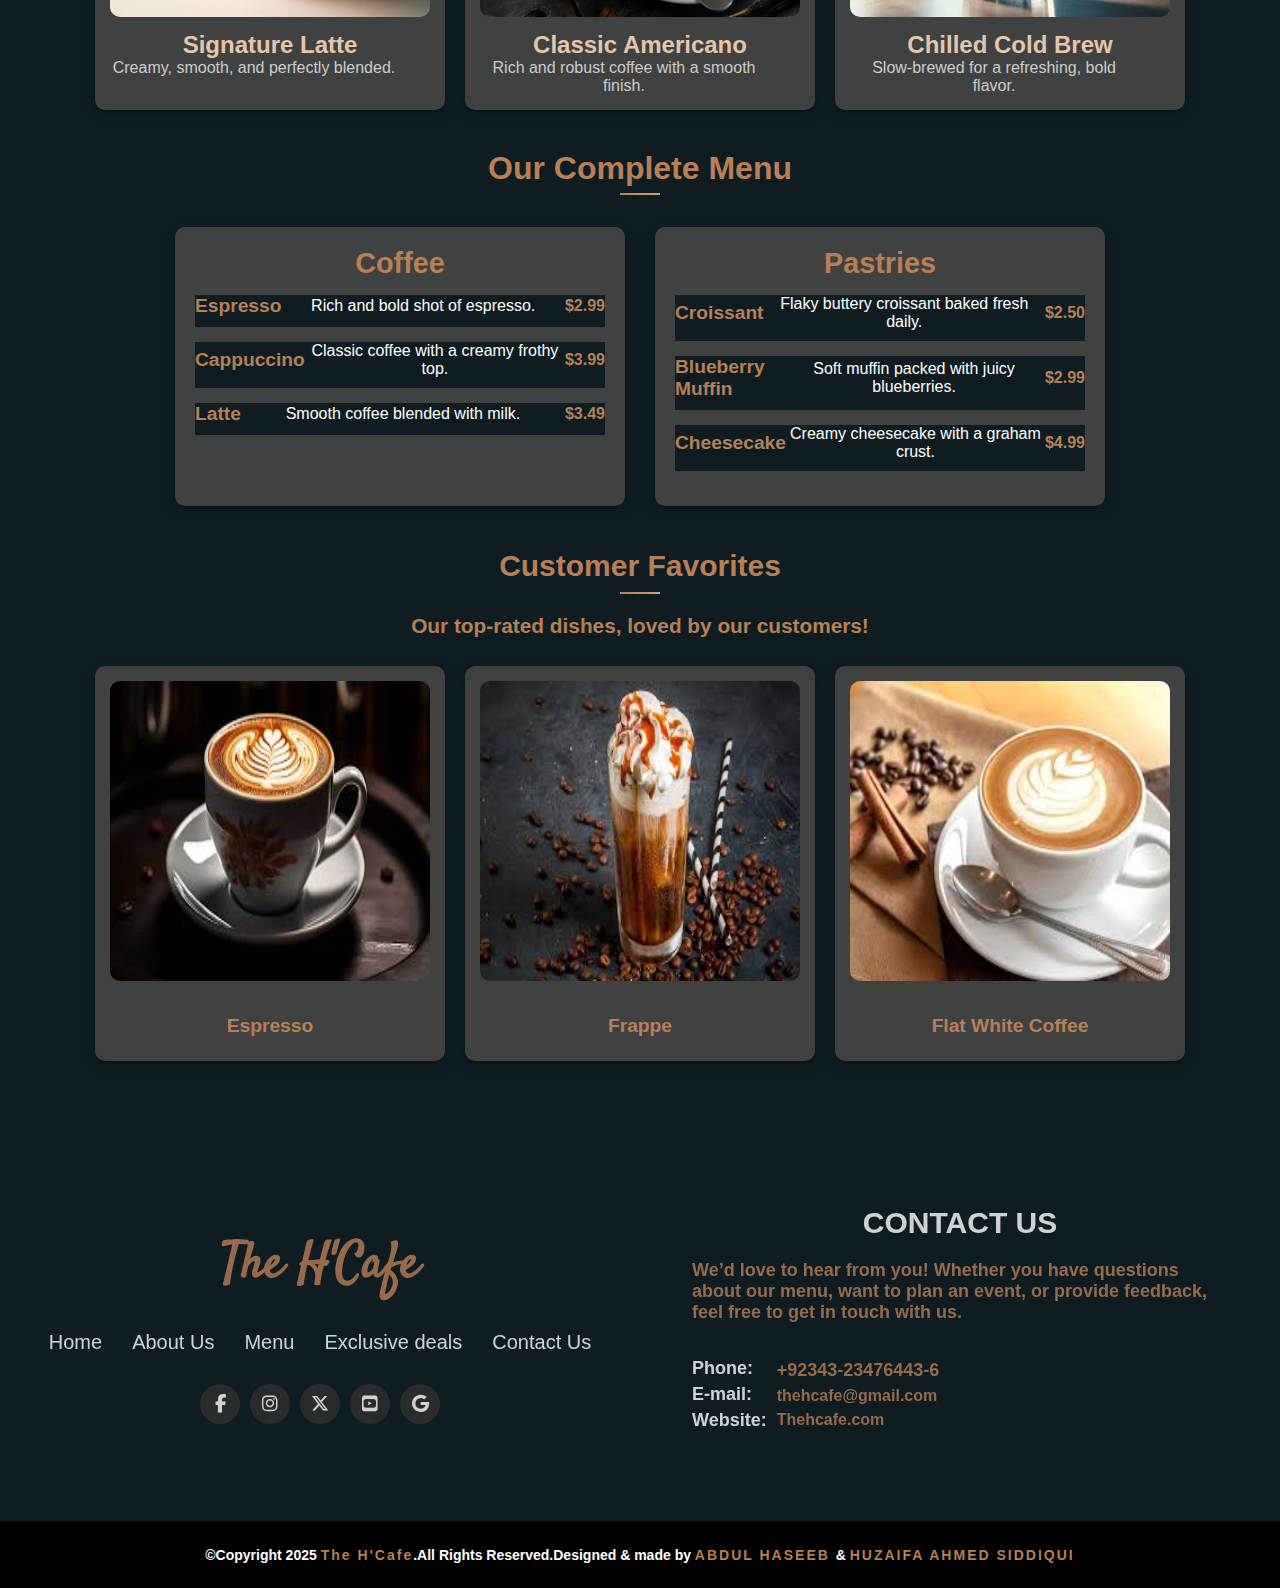
<file: menu.html>
<!DOCTYPE html>
<html lang="en">
  <head>
    <meta charset="UTF-8" />
    <meta name="viewport" content="width=device-width, initial-scale=1.0" />
    <title>THE H' CAFE</title>
    <link rel="stylesheet" href="style.css" />
    
    <link rel="preconnect" href="https://fonts.googleapis.com" />
    <link rel="preconnect" href="https://fonts.gstatic.com" crossorigin />
    <link
      href="https://fonts.googleapis.com/css2?family=Satisfy&display=swap"
      rel="stylesheet"
    />
    <link
      rel="stylesheet"
      href="https://cdnjs.cloudflare.com/ajax/libs/font-awesome/6.7.2/css/all.min.css"
      integrity="sha512-Evv84Mr4kqVGRNSgIGL/F/aIDqQb7xQ2vcrdIwxfjThSH8CSR7PBEakCr51Ck+w+/U6swU2Im1vVX0SVk9ABhg=="
      crossorigin="anonymous"
      referrerpolicy="no-referrer"
    />
    <script src="script.js"></script>
  </head>
  <body>
    <!-- Navbar -->
    <div id="wrapper">
      <div class="logo">
        <h1>THE H CAFE</h1>
      </div>
      <div class="nav" id="myTopnav">
        <div class="menu-icon" onclick="toggleMenu()">
          <i class="fa-solid fa-bars"></i>
        </div>
        <ul>
            <li><a href="index.html" id="home-link">Home</a></li>
            <li><a href="about.html" id="about-link">About</a></li>
            <li><a href="menu.html" id="menu-link" class="active">Menu</a></li>
            <li><a href="exclusive.html" id="exclusive-link">Exclusive deals</a></li>
            <li><a href="contact.html" id="contact-link">Contact</a></li>
          </ul>
      </div>
    </div>

    <section class="menu-page" id="menu">
        <!-- Page Header -->
        <div class="menu-header">
          <h1>Welcome to <span>The H'Cafe</span> Menu</h1>
          <p>Explore our wide variety of handcrafted delights, made with love and the finest ingredients.</p>
        </div>
      
        <!-- Marquee Section -->
        <div class="menu-marquee">
          <marquee behavior="scroll" direction="left">
            Espresso &nbsp; | &nbsp; Cappuccino &nbsp; | &nbsp; Latte &nbsp; | &nbsp; Blueberry Muffin &nbsp; | &nbsp; Croissant &nbsp; | &nbsp; Chocolate Cake &nbsp; | &nbsp; Sandwiches &nbsp; | &nbsp; Cheesecake &nbsp; | &nbsp; Fresh Juice &nbsp;| &nbsp; Frappe &nbsp;| &nbsp; Cold Brew &nbsp;| &nbsp; Ice Coffee Latte &nbsp;
          </marquee>
        </div>
        <div class="our-special">
            <div class="content-3">
              <h2>Special Selection</h2>
              <h3>From <span>Our Menu</span></h3>
            </div>
          </div>
          <!----------------------------------------- our menu------------------------------------------ -->
          <div class="our-menu" id="our-menu">
            <!-- <div class="img4">
              <img src="img1.jpg" alt="Coffee Shop Image" />
            </div> -->
            <div class="left-2">
              <a href="menu.html">  <div class="m1">
                <img src="./assets/co2.jfif" alt="Cappuccino" />
                <div class="c1">
                  <div class="c2">
                    <h2>Cappuccino</h2>
                    <h4>$5.95</h4>
                  </div>
                  <div class="c3">
                    <p>Espresso, steamed milk, and foam for a classic taste.</p>
                    <hr />
                  </div>
                </div>
              </div></a>
              <a href="menu.html">  
          
              <div class="m1">
                <img src="./assets/co4.webp" alt="Ice Coffee Latte" />
                <div class="c1">
                  <div class="c2">
                    <h2>Ice Coffee Latte</h2>
                    <h4>$5.95</h4>
                  </div>
                  <div class="c3">
                    <p>Chilled coffee blended with milk for a refreshing drink.</p>
                    <hr />
                  </div>
                </div>
              </div>
              </a>
              <a href="menu.html">
                <div class="m1">
                  <img src="./assets/co5.jfif" alt="Frappe" />
                  <div class="c1">
                    <div class="c2">
                      <h2>Frappe</h2>
                      <h4>$5.95</h4>
                    </div>
                    <div class="c3">
                      <p>Blended ice, coffee, and milk for a creamy treat.</p>
                      <hr />
                    </div>
                  </div>
                </div>
              </a>
             <a href="menu.html">
              <div class="m1">
                <img src="./assets/co6.jfif" alt="Caffè Mocha" />
                <div class="c1">
                  <div class="c2">
                    <h2>Caffè Mocha</h2>
                    <h4>$5.95</h4>
                  </div>
                  <div class="c3">
                    <p>Espresso, chocolate, and milk topped with cream.</p>
                    <hr />
                  </div>
                </div>
              </div>
            </a>
            <a href="menu.html">
              <div class="m1">
                <img src="./assets/co7.webp" alt="Americano" />
                <div class="c1">
                  <div class="c2">
                    <h2>Americano</h2>
                    <h4>$5.95</h4>
                  </div>
                  <div class="c3">
                    <p>A strong espresso with added hot water.</p>
                    <hr />
                  </div>
                </div>
              </div>
            </a>
            </div>
          
            <div class="right-2">
              <a href="menu.html">
              <div class="m1">
                <img src="./assets/co8.jfif" alt="Flat White Coffee" />
                <div class="c1">
                  <div class="c2">
                    <h2>Flat White Coffee</h2>
                    <h4>$5.95</h4>
                  </div>
                  <div class="c3">
                    <p>Espresso and steamed milk for a smooth drink.</p>
                    <hr />
                  </div>
                </div>
              </div>
            </a>
            <a href="menu.html">
              <div class="m1">
                <img src="./assets/co9.jfif" alt="Espresso" />
                <div class="c1">
                  <div class="c2">
                    <h2>Espresso</h2>
                    <h4>$5.95</h4>
                  </div>
                  <div class="c3">
                    <p>A concentrated shot of coffee for a bold flavor.</p>
                    <hr />
                  </div>
                </div>
              </div>
            </a>
            <a href="menu.html">
              <div class="m1">
                <img src="./assets/co10.jfif" alt="Café au lait" />
                <div class="c1">
                  <div class="c2">
                    <h2>Café au lait</h2>
                    <h4>$5.95</h4>
                  </div>
                  <div class="c3">
                    <p>Espresso and steamed milk for a balanced coffee.</p>
                    <hr />
                  </div>
                </div>
              </div>
            </a>
            <a href="menu.html">
              <div class="m1">
                <img src="./assets/co11.avif" alt="Espresso con panna" />
                <div class="c1">
                  <div class="c2">
                    <h2>Espresso con panna</h2>
                    <h4>$5.95</h4>
                  </div>
                  <div class="c3">
                    <p>Espresso topped with a dollop of whipped cream.</p>
                    <hr />
                  </div>
                </div>
              </div>
            </a>
            <a href="menu.html">
              <div class="m1">
                <img src="./assets/co12.jfif" alt="Cold Brew" />
                <div class="c1">
                  <div class="c2">
                    <h2>Cold Brew</h2>
                    <h4>$5.95</h4>
                  </div>
                  <div class="c3">
                    <p>Slow-brewed coffee served chilled for a smooth taste.</p>
                    <hr />
                  </div>
                </div>
              </div>
            </a>
            </div>
          </div>
          
<!-- ****************order button************** -->
<div class="order-button-wrapper">
  <input type="checkbox" id="modal-trigger" class="modal-trigger">
  <label for="modal-trigger" class="order-btn">ORDER NOW</label>

  <div class="modal">
    <div class="modal-color">
    <div class="modal-content">
      <label for="modal-trigger" class="close-btn">×</label>
      <div class="form-header">
        <div class="coffee-icon-outside">
        <div class="coffee-icon">☕</div>
      </div>
        <h2>Coffee Order</h2>
      </div>
      <form id="orderForm" onsubmit="handleSubmit(event)">
        <div class="form-group">
          <label for="name">Your Name</label>
          <input type="text" id="name" required placeholder="Enter your name">
        </div>
        <div class="form-group">
          <label for="address">Delivery Address</label>
          <textarea id="address" required placeholder="Enter your delivery address"></textarea>
        </div>
        <div class="form-group">
          <label for="coffee">Coffee Type</label>
          <input type="text" id="coffee" required placeholder="Enter your preferred coffee (e.g., Latte, Espresso)">
        </div>
        <div class="form-group">
          <label>Cup Size</label>
          <div class="pill-select">
            <input type="radio" id="small" name="size" value="small">
            <label for="small">Small</label>
            <input type="radio" id="medium" name="size" value="medium">
            <label for="medium">Medium</label>
            <input type="radio" id="large" name="size" value="large">
            <label for="large">Large</label>
          </div>
        </div>
        <div class="form-group">
          <label for="notes">Special Instructions</label>
          <input type="text" id="notes" placeholder="Extra hot, sugar-free, etc.">
        </div>
        <button type="alert" class="submit-btn">Place Order</button>
      </form>
    </div>
  </div>
  </div>
  </div>

          
        <!-- Featured Section -->
        <div class="menu-featured">
          <h2>Our Featured Dishes</h2>
          <div class="featured-items">
            <div class="featured-item">
              <img src="./assets/co4.webp" alt="Coffee">
              <h4>Signature Latte</h4>
              <p>Creamy, smooth, and perfectly blended.</p>
            </div>
            <div class="featured-item">
                <img src="./assets/co7.webp" alt="Americano">
                <h4>Classic Americano</h4>
                <p>Rich and robust coffee with a smooth finish.</p>
              </div>
              <div class="featured-item">
                <img src="./assets/co12.jfif" alt="Cold Brew">
                <h4>Chilled Cold Brew</h4>
                <p>Slow-brewed for a refreshing, bold flavor.</p>
              </div>
              
          </div>
        </div>
      
        <!-- Full Menu Section -->
        <div class="menu-categories">
          <h2>Our Complete Menu</h2>
          <div class="menu-container">
            <!-- Coffee Category -->
            <div class="menu-category">
              <h3>Coffee</h3>
              <ul>
                <li>
                  <div class="menu-item">
                    <h4>Espresso</h4>
                    <p>Rich and bold shot of espresso.</p>
                    <span>$2.99</span>
                  </div>
                </li>
                <li>
                  <div class="menu-item">
                    <h4>Cappuccino</h4>
                    <p>Classic coffee with a creamy frothy top.</p>
                    <span>$3.99</span>
                  </div>
                </li>
                <li>
                  <div class="menu-item">
                    <h4>Latte</h4>
                    <p>Smooth coffee blended with milk.</p>
                    <span>$3.49</span>
                  </div>
                </li>
              </ul>
            </div>
      
            <!-- Pastry Category -->
            <div class="menu-category">
              <h3>Pastries</h3>
              <ul>
                <li>
                  <div class="menu-item">
                    <h4>Croissant</h4>
                    <p>Flaky buttery croissant baked fresh daily.</p>
                    <span>$2.50</span>
                  </div>
                </li>
                <li>
                  <div class="menu-item">
                    <h4>Blueberry Muffin</h4>
                    <p>Soft muffin packed with juicy blueberries.</p>
                    <span>$2.99</span>
                  </div>
                </li>
                <li>
                  <div class="menu-item">
                    <h4>Cheesecake</h4>
                    <p>Creamy cheesecake with a graham crust.</p>
                    <span>$4.99</span>
                  </div>
                </li>
              </ul>
            </div>
          </div>
        </div>
      
        <!-- Customer Favorites -->
        <div class="customer-favorites">
            <h2 style=" text-align: center;">Customer Favorites</h2>
            <h3 style="text-align: center;">Our top-rated dishes, loved by our customers!</h3>
            <div class="favorites-container">
              <div class="favorite-item">
                <img src="./assets/co2.jfif" alt="Espresso">
                <h4>Espresso</h4>
              </div>
              <div class="favorite-item">
                <img src="./assets/co5.jfif" alt="Frappe">
                <h4>Frappe</h4>
              </div>
              <div class="favorite-item">
                <img src="./assets/co8.jfif" alt="Flat White Coffee" />
                <h4>Flat White Coffee</h4>
              </div>
            </div>
          </div>
      </section>
      


    <!-- Footer -->
    <div class="footersection" id="contact-us">
      <div class="footerleft">
        <span>The H'Cafe</span>
        <div class="mlower">
          <li><a href="index.html">Home</a></li>
          <li><a href="about.html">About Us</a></li>
          <li><a href="menu.html">Menu</a></li>
          <li><a href="exclusive.html">Exclusive deals</a></li>
          <li><a href="contact.html">Contact Us</a></li>
        </div>
        <div class="logo">
          <div class="icon">
            <i class="fa-brands fa-facebook-f"></i>
            <i class="fa-brands fa-instagram"></i>
            <i class="fa-brands fa-x-twitter"></i>
            <i class="fa-brands fa-square-youtube"></i>
            <i class="fa-brands fa-google"></i>
          </div>
        </div>
      </div>
      <div class="footerright">
        <h3>CONTACT US</h3>
        <h4>We’d love to hear from you! Whether you have questions about our menu, want to plan an event, or provide feedback, feel free to get in touch with us.</h4>
        <div class="fin">
          <div class="sub">
            <h4>Phone:</h4>
            <h4>E-mail:</h4>
            <h4>Website:</h4>
          </div>
          <div class="info">
            <h4>+92343-23476443-6</h4>
            <span>thehcafe@gmail.com</span>
            <span>Thehcafe.com</span>
          </div>
        </div>
      </div>
    </div>

    <footer>
      <h4>
        &#169;Copyright 2025 <span>The H'Cafe</span>.All Rights
        Reserved.Designed & made by <span> ABDUL HASEEB </span> & <span> HUZAIFA AHMED SIDDIQUI</span>
      </h4>
    </footer>
  </body>
</html>
</file>
<file: style.css>
* {
  margin: 0;
  padding: 0;
  box-sizing: border-box;
  background-color: #0f1d22;
  font-family: "Gill Sans", "Gill Sans MT", Calibri, "Trebuchet MS", sans-serif;
  /* scroll-behavior: smooth; */
}

body {
  width: 100%;
  overflow-x: hidden; /* Prevent horizontal scroll */
}

/* Apply color to Webkit scrollbar */
::-webkit-scrollbar {
  width: 5px;  
  height: 5px;
}

::-webkit-scrollbar-thumb {
  background-color: #da9a6d;
  border-radius: 5px; 
}

::-webkit-scrollbar-thumb:hover {
  background-color: #a06b45; 
}

::-webkit-scrollbar-track {
  background-color: transparent; 
  border-radius: 5px;  
}

::-webkit-scrollbar-corner {
  background-color: transparent; 
}

/*---------------------------- navbar------------------------------ */
#wrapper {
  width: 100vw;
  display: flex;
  justify-content: space-between;
  align-items: center;
  padding: 10px 15px;
  position: sticky;
  top: 0;
  z-index: 1000;
}

.logo h1 {
  font-family: 'cambria';
  font-size: 2rem;
  margin: 0;
  letter-spacing: 1px; 
  color: #da9a6d;
  display: flex;
  align-items: center;
  
}

.nav ul {
  display: flex;
  justify-content: space-between;
  align-items: center;
  margin: 0;
  padding: 0;
  list-style: none;
}

.nav ul li {
  margin: 0 25px;
  cursor: pointer;
}

.nav ul li a {
  text-decoration: none;
  color: #fff;
  font-size: 18px;
  transition: color 0.3s ease-in-out;
}

.nav ul li a:hover {
  color: #da9a6d;
  text-decoration: underline;
}
.nav a.active {
  color: #da9a6d;
  font-weight: bold;
  border-bottom: 2px solid #da9a6d;
}
/* Hamburger Menu Icon */
.menu-icon {
  display: none;
  font-size: 24px;
  color: #fff;
  cursor: pointer;
}

@media (max-width: 768px) {
  .menu-icon {
    display: block; 
  }

  .nav ul {
    display: none; 
    flex-direction: column;
    position: absolute;
    top: 60px;
    right: 20px;
    padding: 10px;
    border-radius: 5px;
  }

  .nav ul.show {
    display: flex; 
  }

  .nav ul li {
    margin: 10px 0; 
  }
}


/*--------------------------- landing1----------------- */
.landing1 {
  background-image: linear-gradient(
      rgba(1, 1, 1, 0.671),
      rgba(1, 1, 1, 0.568)
    ),
    url("./assets/img 2.jpg");
  background-position: center;
  background-repeat: no-repeat;
  background-size: cover;
  width: 100%;
  height: 100vh;
  display: flex;
  justify-content: center;
  align-items: center;
}

.content1 {
  color: #fff;
  display: flex;
  flex-direction: column;
  justify-content: space-between;
  align-items: center;
  background-color: transparent;
  width: 700px;
  padding: 20px;
  text-align: center;
}

.content1 span h6 {
  background-color: transparent;
  font-style: italic;
  font-size: 3rem;
  color: #da9a6d;
  font-family: 'cambria', cursive;
}

.content1 span {
  background-color: transparent;
}

h1 {
  color: #fff;
  background-color: transparent;
  font-size: 70px;
  font-weight: 700;
  margin-top: 3px;
}

h1 span {
  color: #da9a6d;
  background-color: transparent;
}

p {
  color: #fff;
  background-color: transparent;
  width: 90%;
  text-align: center;
  font-size: 1.2rem;
}

.btn1 {
  border-top: 3px solid antiquewhite;
  border-bottom: 3px solid antiquewhite;
  width: 200px;
  text-align: center;
  margin-top: 50px;
  color: antiquewhite;
  background: transparent;
}

.btn1:hover {
  border-top: 3px solid #da9a6d;
  border-bottom: 3px solid #da9a6d;
  
  cursor: pointer;
}

.btn1 a {
  color: antiquewhite;
  font-size: 2rem;
  transition: 0.2s ease-in-out;
  text-decoration: none;
  background: transparent;
}

.btn1 a:hover {
  color: #b97f55;
  border-top: 3px solid  #b97f55;
  border-bottom: 3px solid  #b97f55;
}

/* Responsive Design */
@media screen and (max-width: 768px) {
  .landing1 {
    height: auto;
    padding: 20px;
  }

  .content1 {
    width: 90%;
    padding: 10px;
  }

  .content1 span h6 {
    font-size: 2rem;
  }

  h1 {
    font-size: 50px;
  }

  p {
    font-size: 18px;
  }

  .btn1 {
    width: 200px;
  }

  .btn1 a {
    font-size: 1.8rem;
  }
}

@media screen and (max-width: 480px) {
  .landing1 {
    height: auto;
    padding: 15px;
  }

  .content1 span h6 {
    font-size: 30px;
  }

  h1 {
    font-size: 40px;
  }

  p {
    font-size: 16px;
    width: 100%;
  }

  .btn1 {
    width: 180px;
  }

  .btn1 a {
    font-size: 1.5rem;
  }
}

/* --------------------------------welcome------------------------ */
.welcome {
  background-image: linear-gradient(
      rgba(0.5, 0.6, 0.6, 0.5),
      rgba(0.5, 0.6, 0.6, 0.5)
    ),
    url("./assets/shape-09.png");
  background-position: center;
  background-repeat: no-repeat;
  background-size: cover;
  width: 100%;
  min-height: 560px;
  display: flex;
  justify-content: space-evenly;
  align-items: center;
  padding: 20px;
  gap: 20px;
  flex-wrap: wrap; /* Allow wrapping for smaller screens */
}

.left1 {
  width: 100%;
  max-width: 700px;
  height: auto;
  display: flex;
  flex-direction: column;
  justify-content: center;
  margin-left: 10px;
  background: transparent;
}

.left1 h5 {
  font-family: 'satisfy';
  font-size: 2rem;
  color: #da9a6d;
  margin-bottom: 10px;
  background: transparent;
}

.left1 h1 {
  font-size: 2.5rem;
  margin: 10px 0;
  background: transparent;
}

.left1 h2 {
  font-size: 2.5rem;
  color: #da9a6d;
  background: transparent;
}

.left1 p {
  font-size: 1.2rem;
  text-align: left;
  padding: 10px;
  line-height: 1.5;
}

.btn2 {
  border-top: 3px solid antiquewhite;
  border-bottom: 3px solid antiquewhite;
  width: 100%;
  max-width: 400px;
  text-align: center;
  margin-top: 20px;
  color: antiquewhite;
  background: transparent;
  
}

.btn2:hover {
  border-top: 3px solid #b97f55;
  border-bottom: 3px solid #b97f55;
  cursor: pointer;
  background: transparent;
}

.btn2 a {
  color: antiquewhite;
  font-size: 1.8rem;
  text-decoration: none;
  transition: 0.2s ease-in-out;
  background: transparent;
}

.btn2 a:hover {
  color: #b97f55;
}

.right1 {
  width: 100%;
  max-width: 450px;
  margin-right: 40px;
  display: flex;
  justify-content: center;
  align-items: center;
  background: transparent;
  background-size: cover;
}

.right1 img {
  
  height: fit-content;
  opacity: 0.7;
  border-radius: 15px;
  background-size: cover;
}

/* Responsive Design */
@media screen and (max-width: 768px) {
  .welcome {
    flex-direction: column; /* Stack elements vertically */
    align-items: center;
    text-align: center;
  }

  .left1 {
    align-items: center; /* Center content */
    margin-left: 0;
  }

  .left1 h1, .left1 h2 {
    font-size: 2rem;
  }

  .left1 p {
    font-size: 1rem;
    width: 100%;
    padding: 5px;
  }

  .btn2 {
    max-width: 300px;
  }

  .btn2 a {
    font-size: 1.5rem;
  }

  .right1 {
    margin-right: 0;
  }

  .right1 img {
    max-width: 400px;
    opacity: 0.8;
  }
}

@media screen and (max-width: 480px) {
  .left1 h1, .left1 h2 {
    font-size: 1.8rem;
  }

  .left1 p {
    font-size: 0.9rem;
    padding: 0;
  }

  .btn2 {
    max-width: 250px;
  }

  .btn2 a {
    font-size: 1.2rem;
  }

  .right1 img {
    max-width: 350px;
  }
}

/* ----------------------month special-------------------------------- */
.special{
    background-image: url("./assets/shape-10.png");
    background-position: center;
    background-repeat: no-repeat;
    background-size: cover;
    /* background: transparent; */
    width: 100%;
    height: 200px;
    display: flex;
    flex-direction: column;
      justify-content: center;
      align-items: center; 

}
.content2 {
background: transparent;
display: flex;
flex-direction: column;
  justify-content: center;
align-items: center;
}
.content2 h3{
    background: transparent;
    font-family:'satisfy' ;
    font-size: 2.5rem;
    color: #da9a6d;
    margin-top: 30px;
}
.content2 h1{
    background: transparent;
    font-size: 3rem;
}
/* --------------------------------------special menu---------------------- */
.special-menu{
    background: transparent;
    display: flex;
    justify-content: space-around;
    align-items: center;
    margin: 30px;
    flex-wrap: wrap; /* Enable wrapping for responsive layout */
  gap: 20px;
    /* position: relative; */
    /* border: 2px solid red; */

}
.special-menu a{
  text-decoration: none;
}

.img1{
background-image: url("./assets/co4.webp");
background-position: center;
background-repeat: no-repeat;
background-size: cover;
width: 400px;
height: 500px;
/* border: 2px solid red; */
display: flex;
flex-direction: column;
justify-content: center;
align-items: center;
opacity: 0.6;
/* position: absolute; */
transition: all 0.5s;
border-radius: 10px;


}
.img1:hover{
      cursor: pointer;
  opacity: 0.9;
  transform: scale(1.1);
}
.img1 h1 {
  background: transparent;
  font-size: 20px;
  opacity: 0;
  transition: opacity 0.3s ease; /* Optional: for smooth transition */
}

.img1:hover h1 {
  opacity: 1;
}

.img1 p{
background: transparent;
width: 400px;
opacity: 0;
transition: opacity 0.3s ease;
}
.img1:hover p{
  opacity: 1;
}

.img2{
  background-image: url("./assets/co2.jfif");
  background-position: center;
  background-repeat: no-repeat;
  background-size: cover;
  width: 400px;
  height: 500px;
  /* border: 2px solid red; */
  display: flex;
  flex-direction: column;
  justify-content: center;
  align-items: center;
  opacity: 0.6;
  /* position: absolute; */
  transition: all 0.5s;
  border-radius: 10px;
  
  
  }
  .img2:hover{
      cursor: pointer;
    opacity: 0.9;
    transform: scale(1.1);
  }
  .img2 h1 {
    background: transparent;
    font-size: 20px;
    opacity: 0;
    transition: opacity 0.3s ease; /* Optional: for smooth transition */
}

.img2:hover h1 {
    opacity: 1;
}

  .img2 p{
  background: transparent;
  width: 400px;
  opacity: 0;
  transition: opacity 0.3s ease;
  }
  .img2:hover p{
    opacity: 1;
  }


  .img3{
    background-image: url("./assets/co3.jfif");
    background-position: center;
    background-repeat: no-repeat;
    background-size: cover;
    width: 400px;
    height: 500px;
    /* border: 2px solid red; */
    display: flex;
    flex-direction: column;
    justify-content: center;
    align-items: center;
    opacity: 0.6;
    /* position: absolute; */
    transition: all 0.5s;
    border-radius: 10px;
    
    
    }
    .img3:hover{
      cursor: pointer;
      opacity: 0.9;
      transform: scale(1.1);
    }
    .img3 h1 {
      background: transparent;
      font-size: 20px;
      opacity: 0;
      transition: opacity 0.3s ease; /* Optional: for smooth transition */
  }
  
  .img3:hover h1 {
      opacity: 1;
  }
  
    .img3 p{
    background: transparent;
    width: 400px;
    opacity: 0;
    transition: opacity 0.3s ease;
    }
    .img3:hover p{
      opacity: 1;
    }
@media (max-width: 768px) {
  .special-menu {
    flex-direction: column;
    align-items: center; 
  }

  .img1, .img2, .img3 {
    width: 90%; 
    height: 300px;
  }

  .img1 p, .img2 p, .img3 p {
    width: 100%;
    padding: 0 10px; 
  }
}

@media (max-width: 480px) {
  .content2 h3 {
    font-size: 2rem; 

  }

  .content2 h1 {
    font-size: 2rem;
    text-align: center;
  }

  .img1, .img2, .img3 {
    height: 250px; 
  }

  .img1 p, .img2 p, .img3 p {
    font-size: 0.9rem; 
  }
}
/* ------------------------description------------------- */

.discript{
  display: flex;
/* border: 3px solid red; */
  justify-content: space-around;
  align-items: center;
  margin-top: 100px;
  flex-wrap: wrap; 
  gap: 20px; 
}
.d-1{
  display: flex;
  flex-direction: column;
  justify-content: space-around;
  align-items: center;
  width: 250px;
  height: 300px;
  /* border: 2px solid red; */

  }
  .d-1:hover {
    cursor: pointer;
  }
  .c-1{
  border: 2px solid #da9a6d;
  width: 80px;
  height: 80px;
  border-radius: 50%;
  display: flex;
  justify-content: center;
  align-items: center;
  }
  .d-1:hover img{
    transform: scale(1.2);
    

  }
  /* .c-1:hover img{
  } */
  .c-1 img{
  background: transparent;
  padding: 20px;
  transition: all 0.4s;
  }
  .d-1 h2{
  font-size: 25px;
  color: #da9a6d;
  /* margin: 10px; */
  }
  .d-1 p{
  font-size: 16px;
  width: 200px;
  }
  .d-1 a{
    color: antiquewhite;
    font-size: 1.2rem;
    transition: 0.2s ease-in-out;
    text-decoration: none;
    background: transparent;
  }
  .d-1 a:hover{
  
    color: #da9a6d;
    text-decoration: underline;
  }

.d-2{
  display: flex;
  flex-direction: column;
  justify-content: space-around;
  align-items: center;
  width: 250px;
  height: 300px;
  /* border: 2px solid red; */

  }
  .d-2:hover {
    cursor: pointer;
  }
  .d-2:hover img{
    transform: scale(1.2);

  }
  .c-2{
  border: 2px solid #da9a6d;
  width: 80px;
  height: 80px;
  border-radius: 50%;
  display: flex;
  justify-content: center;
  align-items: center;
  }
  .c-2:hover img{
    transform: scale(1.2);
  }

  .c-2 img{
  background: transparent;
  padding: 20px;
  transition: all 0.4s;
  }
  .d-2 h2{
  font-size: 25px;
  color: #da9a6d;
  }
  .d-2 p{
  font-size: 16px;
  width: 200px;
  }
  .d-2 a{
    color: antiquewhite;
    font-size: 1.2rem;
    transition: 0.2s ease-in-out;
    text-decoration: none;
    background: transparent;
  }
  .d-2 a:hover{
  
    color: #b97f55;
    text-decoration: underline;
  }


  .d-3{
    display: flex;
    flex-direction: column;
    justify-content: space-around;
    align-items: center;
    width: 250px;
    height: 300px;
    /* border: 2px solid red; */
  
    }
    .d-3:hover {
      cursor: pointer;
    }
    .d-3:hover img{
      transform: scale(1.2);
  
    }
    .c-3{
    border: 2px solid #da9a6d;
    width: 80px;
    height: 80px;
    border-radius: 50%;
    display: flex;
    justify-content: center;
    align-items: center;
    }
    .c-3:hover img{
      transform: scale(1.2);
    }
    .c-3 img{
    background: transparent;
    padding: 20px;
    transition: all 0.4s;
    }
    .d-3 h2{
    font-size: 25px;
    color: #da9a6d;
    }
    .d-3 p{
    font-size: 16px;
    width: 200px;
    /* align-items: first baseline; */
    }
    .d-3 a{
      color: antiquewhite;
      font-size: 1.2rem;
      transition: 0.2s ease-in-out;
      text-decoration: none;
      background: transparent;
    }
    .d-3 a:hover{
    
      color: #b97f55;
      text-decoration: underline;
    }


    .d-4{
      display: flex;
      flex-direction: column;
      justify-content: space-around;
      align-items: center;
      width: 250px;
      height: 300px;
      /* border: 2px solid red; */
    
      }
      .d-4:hover {
        cursor: pointer;
      }
      .d-4:hover img{
        transform: scale(1.2);
    
      }
      .c-4{
      border: 2px solid #da9a6d;
  width: 80px;
  height: 80px;
      border-radius: 50%;
      display: flex;
      justify-content: center;
      align-items: center;
      }
      .c-4:hover img{
        transform: scale(1.2);
      }
      .c-4 img{
      background: transparent;
      padding: 20px;
      transition: all 0.4s;
      }
      .d-4 h2{
      font-size: 25px;
      color: #da9a6d;
      }
      .d-4 p{
      font-size: 16px;
      width: 200px;
      }
      .d-4 a{
        color: antiquewhite;
        font-size: 1.2rem;
        transition: 0.2s ease-in-out;
        text-decoration: none;
        background: transparent;
      }
      .d-4 a:hover{
      
        color: #b97f55;
        text-decoration: underline;
      }


/* ------------------------our special-------------------- */
/* -----------------our special-------------- */
.our-special {
  background-image: url("./assets/shape-10.png");
  background-position: center;
  background-repeat: no-repeat;
  background-size: cover;
  display: flex;
  flex-direction: column;
  justify-content: center;
  align-items: center;
  width: 100%;
  height: 200px;
  margin-top: 50px;
}

.content-3 {
  display: flex;
  flex-direction: column;
  justify-content: center;
  align-items: center;
}

.content-3 h2 {
  font-family: 'satisfy';
  font-size: 2.7rem;
  color: #b97f55;
}

.content-3 h3 {
  font-size: 2.7rem;
  color: #fff;
  margin-top: 20px;
}

.content-3 span {
  color: #b97f55;
}

/* --------------------our menu------------------------ */
.our-menu {
  display: flex;
  justify-content: space-around;
  align-items: center;
  flex-wrap: wrap;
}

.img4 img {
  background: transparent;
  width: 300px;
  height: 600px;
  margin-top: 20px;
}

.left-2, .right-2 {
  display: flex;
  flex-direction: column;
  justify-content: space-between;
  align-items: center;
}
.left-2 a{
  text-decoration: none;
}
.right-2 a{
  text-decoration: none;
}
.m1 {
  display: flex;
  justify-content: space-between;
  margin-top: 20px;
  width: 100%;
  max-width: 500px;
  flex-wrap: wrap;
}

.m1:hover {
  cursor: pointer;
}

.m1:hover img {
  transform: scale(1.2);
}

.m1:hover h2 {
  color: #b97f55;
}

.m1 img {
  background: transparent;
  background-size: cover;
  width: 100px;
  height: 100px;
  border-radius: 10px;
  transition: all 0.3s;
}

.c1 {
  width: 100%;
  max-width: 400px;
  display: flex;
  flex-direction: column;
  justify-content: space-between;
}

.c2 {
  display: flex;
  justify-content: space-between;
  align-items: center;
  margin-left: 10px;
}

.c2 h2 {
  color: #fff;
  transition: 0.3s ease-in-out;
}

.c2 h4 {
  color: #b97f55;
}

.c3 {
  display: flex;
  flex-direction: column;
  justify-content: space-between;
  height: 60px;
}

.m1 p {
  color: #fff;
  margin-left: 0;
}

.m1 hr {
  width: 390px;
  margin-left: 10px;
  border: 1px solid #b97f55;
}

.right-2 {
  display: flex;
  flex-direction: column;
  justify-content: space-between;
  align-items: center;
  margin-right: 20px;
}

/* --------- Media Queries for Responsiveness --------- */

/* Mobile Devices (portrait) */
@media screen and (max-width: 767px) {
  .our-menu {
    flex-direction: column;
    align-items: center;
  }

  /* Make images larger on mobile */
  .m1 img {
    width: 120px;  /* Increase the size of the images */
    height: 120px; /* Adjust the height proportionally */
  }

  .m1 {
    /* border: 2px solid red; */
    flex-direction: column;
    align-items: center;
    width: 100%;
  }

  .c1 {
    width: 90%;
  }
.c3 hr{
  width: 100%;
}
  .content-3 h2 {
    font-size: 2rem;
  }

  .content-3 h3 {
    font-size: 1.5rem;
  }
}


/* Tablets (portrait & landscape) */
@media screen and (min-width: 768px) and (max-width: 1023px) {
  .our-menu {
    flex-direction: row;
    flex-wrap: wrap;
    justify-content: space-around;
    
  }

  .img4 img {
    width: 280px;
    height: auto;
  }

  .m1 {
    flex-direction: row;
    justify-content: space-between;
    width: 100%;
  }

  .m1 img {
    width: 90px;
    height: 90px;
  }

  .content-3 h2 {
    font-size: 2.4rem;
  }

  .content-3 h3 {
    font-size: 2rem;
  }
}

/* Desktops (large screens) */
@media screen and (min-width: 1024px) {
  .our-menu {
    display: flex;
    justify-content: space-around;
  }

  .img4 img {
    width: 300px;
    height: 600px;
  }

  .m1 {
    width: 500px;
  }

  .m1 img {
    width: 100px;
    height: 100px;
  }

  .content-3 h2 {
    font-size: 2.7rem;
  }

  .content-3 h3 {
    font-size: 2.7rem;
  }
}


/* <!----------------------------------------- reviews section------------------------------------------ --> */

.review{
display: flex;
justify-content: space-around;
align-items: center;
margin-top: 50px;
flex-wrap: wrap; 
}
.box{
width: 300px;
height: 300px;
background-color: #2f3131;
display: flex;
flex-direction: column;
justify-content: space-around;
align-items: center;
border-radius: 15px;
  
/* border: 2px solid red; */

}
.box:hover{
  cursor: pointer;
  box-shadow: 0px 0px 5px 5px rgb(80, 79, 79);
}

.rev1{
  margin-top: 5px;
  width: 80px;
  height: 100px;
  scale: 1.5;
  border-radius: 50%;
  background-image: url("/assets/shrek.jpg");
  background-size: cover;
  background-position: center;
  
  

}

.rev2{
  margin-top: 5px;
  scale: 1.5;
  width: 80px;
  height: 100px;
  border-radius: 50%;
  background-image: url("./assets/skibdi.jpg");
  background-size: cover;
  background-position: center;
  background-repeat: no-repeat;
  

  }
 

.rev3{
    margin-top: 5px;
    scale: 1.5;
    width: 80px;
    height: 100px;
    border-radius: 50%;
    background-image: url("./assets/chill.jpg");
    background-size: cover;
    background-position: center;
    background-repeat: no-repeat;
    
  
  }


.box h3{
  background-color: #2f3131;
  padding: 20px;

}
.box h3 span{
color: #b97f55;
background-color: #2f3131;
font-size: 20px;
}
.box h4{
  background-color: #2f3131;
font-size: 20px;
font-family: 'satisfy';
}
.box h4 span{
  background-color: #2f3131;
  color: #b97f55;
  font-size: 15px;

}
/* <!----------------------------------------- reviews1 section------------------------------------------ --> */


.review1{
  display: flex;
  justify-content: space-around;
  align-items: center;
  margin-top: 80px;
  flex-wrap: wrap;
  }
  .box{
  width: 300px;
  height: 300px;
  background-color: #2f3131;
  background: transparent;
  /* backdrop-filter: blur(70px); */
  /* opacity: 0.6; */
  display: flex;
  flex-direction: column;
  justify-content: space-around;
  align-items: center;
  border-radius: 15px;
  /* border: 2px solid red; */
  box-shadow: 0px 0px 5px 5px rgb(80, 79, 79);

  }



.rev4{
  scale: 1.5;
  margin-top: 5px;
  width: 80px;
  height: 100px;
  border-radius: 50%;
  background-image: url("./assets/cat.jpg");
  background-size: cover;
  background-position: center;
  background-repeat: no-repeat;

}

  .rev5{
    scale: 1.5;
    margin-top: 5px;

    width: 80px;
    height: 100px;
    width: 80px;

    border-radius: 50%;
    background-image: url("./assets/sponge.png");
    background-size: cover;
    background-position: center;
    background-repeat: no-repeat;
 
    }
    

.rev6{
      margin-top: 5px;
      scale: 1.5;
      width: 80px;
      height: 100px;
      border-radius: 50%;
      background-image: url("./assets/ronaldo.jpg");
      background-size: cover;
      background-position: center;
      background-repeat: no-repeat;
     
    
    }

  .box h3{
    padding: 20px;
    background: transparent;
    color: #b97f55;

  }
  .box h3 span{
  color: #b97f55;
  background: transparent;
  color: #fff;

  font-size: 20px;
  }
  .box h4{
    background: transparent;
    color: #fff;
margin-bottom: 10px;
  font-size: 20px;
  font-family: "satisfy";
  letter-spacing: 1px;
  }
  .box h4 span{
    background: transparent;
    letter-spacing: 0;
    color: #b97f55;
    font-size: 15px;
  
  }
  
  @media (max-width: 768px) {
    .our-special {
      height: 150px; 
      padding: 20px;
      margin-top: 30px;
    }
  
    .content-3 h2 {
      font-size: 2rem; 
      text-align: center;
    }
  
    .content-3 h3 {
      font-size: 1rem; 
      margin-top: 15px;
      text-align: center;
    }
  
    .content-3 span {
      font-size: 0.9rem;
    }
  }


@media screen and (max-width: 767px) {
  .review {
    flex-direction: column;
    align-items: center;
    justify-content: center;
  }
  .review1 {
    margin-top: 0px;
    flex-direction: column;
    align-items: center;
    justify-content: center;
  }
  .box {
    width: 90%;
    margin-bottom: 20px; /* Space between review boxes */
  }

  .img, .imgr {
    width: 80px;
    height: 80px;
  }

  .box h3 {
    font-size: 16px;
  }

  .box h4 {
    font-size: 18px;
  }

  .box h4 span {
    font-size: 14px;
  }
}

/* Tablet View */
@media screen and (min-width: 768px) and (max-width: 1023px) {
  .review {
    flex-direction: row;
    justify-content: space-between;
    align-items: flex-start;
  }

  .box {
    width: 45%; /*make boxes smaller on tablets */
    margin-bottom: 20px;
  }

  .img, .imgr {
    width: 90px;
    height: 90px;
  }

  .box h3 {
    font-size: 18px;
  }

  .box h4 {
    font-size: 20px;
  }

  .box h4 span {
    font-size: 16px;
  }
}

  /* <!---------------------------------- footer section------------------------------------------ --> */
.footersection{
background-position: center;
background-repeat: no-repeat;
background-size: cover;
width: 100%;
height: auto;
margin-top: 30px;
padding: 20px 0; 
opacity: 0.8  ;
display: flex;
flex-wrap: wrap; 
justify-content: space-around;
align-items: center;
}
.footerleft{
  height: 350px;
  backdrop-filter: blur(2px);
  width: 45%; 
  max-width: 600px; 
  min-width: 300px;
display: flex;
flex-direction: column;
justify-content: center;
align-items: center;
background: transparent;

}



.footerleft  span{
  background: transparent;
  font-size: 50px;
  font-weight: bold;
  font-family: 'satisfy';
  color: #b97f55;

}

.mlower{
  margin-top: 20px;
  display: flex;
  justify-content: space-evenly;
  align-items: center;
  background: transparent;
  flex-wrap: wrap; 
}
.mlower li{
  background: transparent;
  list-style: none;
  margin: 10px 15px;

}
.mlower li a{
  background: transparent;
  text-decoration: none;
  color: #fff;
  font-size: 20px;
transition: all 0.2s ease-in;
}
.mlower li a:hover{
  cursor: pointer;
  color:#b97f55 ;
  text-decoration: underline;
}

.logo {
  background: transparent;
  margin-top: 20px;
}

.icon {
  background: transparent;
  display: flex; 
  justify-content: center; 
  align-items: center; 
  gap: 10px; 
  flex-wrap: wrap;
}


.icon i {
  text-align: center;
  width: 40px;
  height: 40px;
  font-size: 18px;
  color: #fff;
  background-color: #2f3131;
  border-radius: 50%;
  display: flex; 
  justify-content: center; 
  align-items: center;
}

.footerright{
  display: flex;
  flex-direction: column;
  justify-content: center;
  align-items: left;
  width: 45%; 
  max-width: 600px; 
  min-width: 300px;
  backdrop-filter: blur(3px);
  color: #ebe5e5;
  background: transparent;
   padding: 10px 20px;

}
.footerright h3{
  background: transparent;
margin-bottom:20px;
font-size: 30px;
color: #fff;
}


.footerright h4{
  background: transparent;
  color: #b97f55;
  font-size: 18px;
 

}
.fin{
  display: flex;
  align-items: left;
  background: transparent;
  flex-wrap: wrap;
  
  width: 400px;
  margin-top: 20px;

}
.sub{
  background: transparent;
  margin: 10px 0px;

}
.sub h4{
  background: transparent;
color: #fff;
margin: 5px 0px;
}
.info{
  display: flex;
  flex-direction: column;
  justify-content: center;
  align-items: left;
  background: transparent;
 
margin-left: 10px;
}
.info h4{
  background: transparent;
  color: #b97f55;
margin: 3px 0px;
}
.info span{
  background: transparent;
color: #b97f55;
font-size: 16px;
font-weight: bold;
margin: 3px 0px;
font-size: 16px;
}


@media (max-width: 768px) {
  .footersection {
    flex-direction: column; 
    align-items: center;
    padding: 20px 10px;
  }

  .footerleft,
  .footerright {
    width: 100%; 
    margin-bottom: 20px;
    align-items: center;
   
  }

  .footerleft span {
    font-size: 30px; 
  }

  .mlower li {
    margin: 5px 10px; 
  }

  .icon i {
    width: 35px;
    height: 35px;
    font-size: 16px; 
  }

  .footerright h3 {
    font-size: 20px; 
  }

  .footerright h4 {
    font-size: 14px;
  }

  .fin{
    display: flex;
    justify-content: center;
    align-items: center;
  }
  .sub h4,
  .info h4,
  .info span {
    font-size: 12px;
    
  }
}


/* <!----------------------------- footer------------------------------------------ --> */
footer {
  width: 100%;
  background-color: black;
  display: flex;
  justify-content: center;
  align-items: center;
  padding: 10px; 
  box-sizing: border-box; 
  padding-top: 2%;
  padding-bottom: 2%;
}

footer h4 {
  background: transparent;
  color: #fff;
  text-align: center; 
  margin: 0;
  font-size: 14px;
}

footer h4 span {
  color: #b97f55;
  
  letter-spacing: 2px;
  background: transparent;
}

@media (max-width: 1024px) {
  footer h4 {
    font-size: 16px; 
  }
}

@media (max-width: 768px) {
  footer h4 {
    font-size: 14px; 
    padding: 10px; 
  }
}

@media (max-width: 480px) {
  footer h4 {
    font-size: 12px; 
    padding: 5px;
    text-align: center; 
  }

  footer h4 span {
    font-size: 14px; 
    letter-spacing: 1px; 
  }
}



  /************************************* About US Page****************************************** */
  
  /* ***********************************General Styling*********************************** */
.about-section {
  font-family: 'Roboto', sans-serif;
  color: #fff;
  background-image: linear-gradient(
    rgba(0.5, 0.6, 0.6, 0.5),
    rgba(0.5, 0.6, 0.6, 0.5)
  ),
  url("./assets/shape-09.png");
  padding: 50px 20px;
  line-height: 1.6;
}

.about-header {
  display: flex;
  flex-direction: column;
align-items: center;
  text-align: center;
  margin-bottom: 50px;
  background: transparent;
}

.about-header h2 {
  font-size: 3rem;
  color: #b97f55;
  font-family: 'Satisfy', cursive;
  background: transparent;  
}

.about-header span {
  color: #eb8f55;
}

.about-header p {
  font-size: 1.2rem;
  margin-top: 10px;
  color: #ccc;
}

/* ***********************************About Section************************************** */
.about-container {
  display: flex;
  flex-wrap: wrap;
  align-items: center;
  gap: 30px;
  margin-bottom: 50px;
  background: transparent;
}

.about-image img {
  width: 100%;
  max-width: 500px;
  border-radius: 10px;
  box-shadow: 0 4px 10px rgba(0, 0, 0, 0.3);
  background: transparent;
}

.about-content {
  text-align: center;
  flex: 1;
  background: transparent;
}

.about-content h3 {
  font-size: 2rem;
  margin-bottom: 15px;
  color: #b97f55;
  background: transparent;
}

.about-content p {
  color: #ccc;
  margin-bottom: 15px;
  background: transparent;
}

/* *****************************************Values Section********************************** */
.values-section {
  text-align: center;
  margin-bottom: 50px;
  background: transparent;
}
.values-section h3{
  font-size: 2rem;
  color: #b97f55;
  margin-bottom: 20px;
}
.values-container {
  display: flex;
  flex-wrap: wrap;
  justify-content: center;
  gap: 30px;
  background: transparent;
}

.value {
  flex: 1 1 300px;
  text-align: center;
  padding: 20px;
  background-color: #1C2022;
  border-radius: 10px;
  box-shadow: 0 4px 10px rgba(0, 0, 0, 0.3);
  
}

.value i {
  font-size: 2rem;
  color: #b97f55;
  margin-bottom: 10px;
  background: transparent;
}

.value h4 {
  margin-bottom: 10px;
  color: #eb8f55;
  background: transparent;
}

.value p {
  color: #ccc;
  
}

/* *********************************Team Section******************************* */
.team-section {
  margin-bottom: 50px;
  text-align: center;
  background: transparent;
}
.team-section h3{
  font-size: 2rem;
  color: #b97f55;
  margin-bottom: 20px;
}
.team-container {
  display: flex;
  flex-wrap: wrap;
  justify-content: center;
  gap: 30px;
  background: transparent;
}

.team-member {
  display: flex;
  flex-direction: column;
  
  align-items: center;
  text-align: center;
  flex: 1 1 250px;
  background: transparent;
}

.team-member img {
  width: 150px;
  height: 150px;
  object-fit: cover;
  border-radius: 50%;
  margin-bottom: 15px;
  box-shadow: 0 4px 10px rgba(0, 0, 0, 0.3);
  background: transparent;
}

.team-member h4 {
  color: #b97f55;
  background: transparent;
}

.team-member p {
  color: #ccc;
}

/* **********************************Features Section*************************** */
.features-section,h3{
  color: #b97f55;
  font-size: 1.3rem;
  text-align: center;
  background: transparent;
}
.features-section ul {
  list-style: none;
  padding: 0;
  margin: 0 auto;
  max-width: 600px;
  background: transparent;
}

.features-section li {
  font-size: 1.1rem;
  margin-bottom: 10px;
  color: #ccc;
  padding-left: 20px;
  position: relative;
  background: transparent;
}

.features-section li:before {
  content: "✔";
  color: #b97f55;
  position: absolute;
  left: 0;
}

/* *******************************CTA Section****************************************** */
.cta-section {
 display: flex;
 flex-direction: column;
 justify-content: center;
 align-items: center;
/* border: 2px solid red; */
height: 90px;
  text-align: center;
  background: transparent;
  
}
.cta-section strong{
  background: transparent;
  color: #b97f55;
}
.cta-section .btn {
  padding: 6px 20px;
  width: 19%;
  text-align: center;
  /* height: 40px; */
  margin-top: 10px;
  letter-spacing: 1px;
  /* background-color: #b97f55;   */
  color: #b97f55;
  text-decoration: none;
  
  font-size: 25px;
  letter-spacing: 1px;
  border-radius: 30px;
  border: 2px solid #b97f55;
  transition: background-color 0.3s ease-in-out;
}

.cta-section .btn:hover {
  background-color: #b97f55;
  color: #0f1d22;
}

/* *******************************Responsive Styling************************************ */


@media (min-width: 768px)and(max-width: 1288px){
  .cta-section .btn{
    margin-top: 10px;
    width: 70%;
   font:1rem;
  }
}


@media (max-width: 768px) {
  .about-container {
    flex-direction: column;
  }

  .values-container,
  .team-container {
    flex-direction: column;
    align-items: center;
  }
  .cta-section .btn{
    margin-top: 10px;
    width: 40%;
    font-size: 1rem;
  }
}

@media (max-width: 480px) {
  .about-header h2 {
    font-size: 2.5rem;
  }
  .cta-section .btn{
    margin-top: 10px;
    width: 70%;
   
  }
  .about-header p {
    font-size: 1rem;
  }

  .features-section li {
    font-size: 1rem;
  }
}



/* ************************************CONTACT_US PAGE********************************************  */


/* ************************************General Styling********************************************* */
.contact-section {
  font-family: 'Roboto', sans-serif;
  color: #fff;
  background:transparent;
  padding: 50px 20px;
}

.contact-header {
display: flex;
flex-direction: column;
align-items: center;
  text-align: center;
  margin-bottom: 40px;
  
}

.contact-header h2 {
  font-size: 3rem;
  color: #b97f55;
  font-family: 'Satisfy', cursive;
}

.contact-header span {
  color: #fff;
}

.contact-header p {
  font-size: 1.2rem;
  color: #ccc;
  margin-top: 10px;
}

/* *************************************Contact Container************************************* */
.contact-container {
  display: flex;
  flex-wrap: wrap;
  gap: 30px;
  margin-bottom: 40px;
}

.contact-form {
  flex: 1 1 50%;
  background-color: #1C2022;
  padding: 20px;
  border-radius: 10px;
  box-shadow: 0 4px 10px rgba(0, 0, 0, 0.3);
  
}

.contact-form h3 {
  color: #b97f55;
  margin-bottom: 15px;
}

.contact-form label {
  display: block;
  font-weight: bold;
  margin: 10px 0 5px;
  color: #b97f55;
  
  background:transparent;
}
.contact-form input::placeholder{
  color: #b97f55;
}
.contact-form input,
.contact-form textarea {
  width: 100%;
  padding: 10px;
  margin-bottom: 15px;
  border-radius: 5px;
  border: none;
  border: 1px solid #b97f55;
  background-color: #2B3436;
  color: #fff;
}

.contact-form input:focus,
.contact-form textarea:focus {
  outline: 2px solid #b97f55;
}

.contact-form .btn {
  padding: 12px 20px;
  /* background-color: #b97f55; */
  border: 2px solid #b97f55;
  color: #b97f55;
  text-decoration: none;
  font-size: 18px;
  border-radius: 30px;
  transition: background-color 0.3s ease-in-out;
  /* border: none; */
  cursor: pointer;
}

.contact-form .btn:hover {
  background-color: #b97f55;
  color: #0f1d22;
}

/* Contact Details */
.contact-details {
  flex: 1 1 40%;
  background-color: #1C2022;
  padding: 20px;
  border-radius: 10px;
  box-shadow: 0 4px 10px rgba(0, 0, 0, 0.3);
}

.contact-details h3 {
  color: #b97f55;
  margin-bottom: 15px;
}

.contact-details ul {
  list-style: none;
  padding: 0;
  margin: 0;
  background:transparent; 
}

.contact-details li {
  display: flex;
  align-items: center;
  margin-bottom: 15px;
  color: #ccc;
  background:transparent;
}

.contact-details li i {
  font-size: 1.5rem;
  margin-right: 10px;
  background:transparent;
  color: #b97f55;
}

/* Map Section */
.map-section {
  margin-top: 30px;
}

.map-section h3 {
  text-align: center;
  color: #b97f55;
  margin-bottom: 20px;
  font-size: 2.5rem;
}

/* Responsive Styling */
@media (max-width: 768px) {
  .contact-container {
    flex-direction: column;
  }

  .contact-form,
  .contact-details {
    flex: 1 1 100%;
  }
}

@media (max-width: 480px) {
  .contact-header h2 {
    font-size: 2.5rem;
  }
.contact-header span{
  color: #fff;
}
  .contact-header p {
    font-size: 1rem;
  }

  .contact-form h3,
  .contact-details h3 {
    font-size: 1.5rem;
  }
}

/* ***************************************MENU PAGE**************************************   */

.menu-page {
  font-family: 'Arial', sans-serif;
  background:transparent;
  color: #fff;
  padding: 40px 20px;
}

.menu-header {
  display: flex;
  flex-direction: column;
  align-items: center;
  text-align: center;
  margin-bottom: 30px;
}

.menu-header h1 {
  font-size: 2.8rem;
  color: #b97f55;
}

.menu-header span {
  color: #fff;
  font-family: 'satisfy';
}

.menu-header p {
  font-size: 1.2rem;
  color: #ccc;
  margin-top: 10px;
}

.menu-marquee {
  margin: 20px 0;
  background:transparent;
  color: #b97f55;
  padding: 10px;
  border-radius: 10px;
  font-size: 1.1rem;
}

.menu-featured {
  margin: 30px 0px ;
  text-align: center;
}

.menu-featured h2 {
  font-size: 2rem;
  color: #b97f55;
  margin-bottom: 20px;
}

.featured-items {
  display: flex;
  justify-content: center;
  margin-top: 40px;
  gap: 20px;
  flex-wrap: wrap;
  
}

.featured-item {
  background: #404242;
  border-radius: 10px;
  padding: 15px;
  width: 350px;
  text-align: center;
  box-shadow: 0 4px 8px rgba(0, 0, 0, 0.3);
}

.featured-item img {
  width: 100%;
  height: 250px;
  border-radius: 10px;
  margin-bottom: 10px;
  background:transparent;
}

.featured-item h4 {
  font-size: 1.5rem;
  color: #e6c6a8;
  background:transparent;
}

.featured-item p {
  font-size: 1rem;
  color: #ccc;
  background:transparent;
}

.menu-categories {
  margin: 40px 0;
}

.menu-categories h2 {
  text-align: center;
  font-size: 2rem;
  color: #b97f55;
  margin-bottom: 20px;
  
}

.menu-container {
  display: flex;
  flex-wrap: wrap;
  margin-top: 40px;
  gap: 30px;
  justify-content: center;
  
}

.menu-category {
  background: #404242;
  /* border: 2px solid red; */
  border-radius: 10px;
  padding: 20px;
  width: 450px;
  box-shadow: 0 4px 10px rgba(0, 0, 0, 0.3);
}

.menu-category h3 {
  font-size: 1.8rem;
  margin-bottom: 15px;
  color: #b97f55;
  text-align: center;
  
  background:transparent;
}

.menu-category ul {
  list-style: none;
  padding: 0;
  background:transparent;
}

.menu-item {
  display: flex;
  justify-content: space-between;
  align-items: center;
 
  margin-bottom: 15px;
  padding-bottom: 10px;
 
  /* background: transparent !important; ; */
}

.menu-item h4 {
  font-size: 1.2rem;
  color: #b97f55;
  
  /* background: transparent !important;; */
}

.menu-item p {
  font-size: 1rem;
  color: #fff;
 
  /* background: transparent !important;; */
  
}

.menu-item span {
  font-size: 1rem;
  font-weight: bold;
  color: #b97f55;
  
  /* background: transparent !important;; */
}
.customer-favorites{
  text-align: center;
  margin: auto;
}
.customer-favorites {
  line-height: 40px;
  
}
.customer-favorites h2 {
  font-size: 30px;
  
}
.customer-favorites .favorites-container {
  display: flex;
  justify-content: center;
  align-items: center;
  gap: 20px;
  flex-wrap: wrap;
 
}
.favorites-container{
  margin-top: 20px;
}

.favorite-item {
  background: #404242;
  border-radius: 10px;
  text-align: center;
  padding: 15px;
  box-shadow: 0 4px 8px rgba(0, 0, 0, 0.3);
  width: 350px;
}

.favorite-item img {
  width: 100%;
  height: 300px;
  border-radius: 10px;
  margin-bottom: 10px;
  background-color: transparent;
  background-position: center;
  background-size: cover
  ;
}

.favorite-item h4 {
  font-size: 1.2rem;
  color: #b97f55;
  background-color: transparent;
  
}

 /******************************* EXCLUSIVE DEALS PAGE (*******************************************  */
 .banner {
  background-image: url('exclusive-deals-banner.jpg');
  background-size: cover;
  background-position: center;
  color: #fff;
  text-align: center;
  padding: 60px 20px;
}

.banner h1 {
  font-size: 3rem;
}

.marquee-container {
  margin: 20px 0;
  /* background-color: #0B1315; */
  padding: 10px;
}

.marquee-container img {
  height: 320px;
  width: 300px;
  margin-right: 10px;
  border-radius: 5px;
  background-size: contain;
}

.deals-section {
  text-align: center;
  padding: 30px;
}

.deals-section h2 {
  font-size: 2rem;
  margin-bottom: 20px;
}

.deals {
  display: flex;
  flex-wrap: wrap;
  justify-content: center;
  gap: 20px;
}

.deal-item {
  background: #404242;
  box-shadow: 0 4px 8px rgba(0, 0, 0, 0.1);
  border-radius: 10px;
  width: 300px;
  padding: 20px;
  text-align: center;
}

.deal-item img {
  width: 100%;
  height: 200px;
  object-fit: cover;
  border-radius: 10px;
}

.deal-item h3 {
  font-size: 1.5rem;
  color: #b97f55;
}

.deal-item p {
  font-size: 0.9rem;
  color: #fff;
}

.bonus-sale {
  background-color: #b97f55;
  color: #fff;
  /* padding: 20px; */
  text-align: center;
  font-size: 1.2rem;
}



/* *****order-button************8 */

.order-button-wrapper{
  display: flex;
  justify-content: center;
  align-items: center;
  margin-top: 30px;
 
}
.modal-trigger {
  display: none;
}

.order-btn {
  background-color: transparent;
  color: #b97f55;
  padding: 12px 30px;
  border: 2px solid #b97f55;
  border-radius: 30px;
  cursor: pointer;
  letter-spacing: 1px;
 

  font-size: 25px;
  transition: all 0.3s ease;
  position: relative;
  overflow: hidden;
}

.order-btn:hover {
  background-color: #b97f55;
  color: #0f1d22;
}

.modal {
  position: fixed;
  top: 0;
  left: 0;
  width: 100%;
  height: 100%;
  background-color: rgba(15, 29, 34, 0.95);
  opacity: 0;
  z-index: 1;
  visibility: hidden;
  transition: all 0.3s;
  display: flex;
  justify-content: center;
  align-items: center;
}
.modal-color{
  background-color: #1A2C33;
}
.modal-content {
  /* border: 2px solid rgb(216, 163, 16); */
  background-color: #1a2c33;
  box-shadow: 0px 0px 5px 5px rgb(80, 79, 79);
  width: 500px;
  padding: 25px;
  border-radius: 15px;
  transform: scale(0.7);
  transition: all 0.3s;
  position: relative;
}

.modal-trigger:checked ~ .modal {
  opacity: 1;
  visibility: visible;
}


.modal-trigger:checked ~ .modal .modal-content {
  transform: scale(1);
}

.close-btn {
  position: absolute;
  right: 15px;
  top: 15px;
  color: #b97f55;
  text-decoration: none;
  font-size: 20px;
  width: 30px;
  height: 30px;
  border-radius: 50%;
  display: flex;
  align-items: center;
  justify-content: center;
  cursor: pointer;
  border: 2px solid transparent;
  transition: all 0.3s;
  background-color: #1a2c33;
}

.close-btn:hover {
  border-color: #b97f55;
  transform: rotate(90deg);
}

h2 {
  color: #b97f55;
  text-align: center;
  margin: 0 0 20px 0;
  font-size: 20px;
  position: relative;
}

h2:after {
  content: '';
  position: absolute;
  bottom: -8px;
  left: 50%;
  transform: translateX(-50%);
  width: 40px;
  height: 2px;
  background: linear-gradient(to right, #b97f55, #d4a077);
}

.form-group {
  margin-bottom: 15px;
  flex: 1;
}

.form-group label {
  display: block;
  font-size: 12px;
  text-transform: uppercase;
  letter-spacing: 1px;
  background-color: #1A2C33;
  /* background: transparent; */
  color: #b97f55;
  margin-bottom: 5px;
}

.form-group input,
.form-group textarea {
  width: 100%;
  padding: 8px;
  border: 1px solid rgba(185, 127, 85, 0.3);
  background-color: rgba(15, 29, 34, 0.9); /* Ensures no default color appears */
  color: #b97f55;
  border-radius: 8px;
  font-size: 14px;
  transition: all 0.3s ease;
  margin: 0; /* Removes any default margin */
  box-shadow: none; /* Removes any default box shadows */
}

.form-group input::placeholder,
.form-group textarea::placeholder {
  color: rgba(185, 127, 85, 0.5);
}

.form-group input:focus,
.form-group textarea:focus {
  outline: none;
  border-color: #b97f55;
  box-shadow: 0 0 0 2px rgba(185, 127, 85, 0.1);
}
.form-group textarea {
  resize: none;
  height: 60px;
}

.submit-btn {
  background: linear-gradient(45deg, #b97f55, #d4a077);
  color: #0f1d22;
  background-color: #1A2C33;
  padding: 10px;
  border: none;
  border-radius: 25px;
  cursor: pointer;
  font-size: 14px;
  font-weight: 600;
  text-transform: uppercase;
  letter-spacing: 1px;
  width: 100%;
  margin-top: 15px;
  transition: all 0.3s;
}

.submit-btn:hover {
  transform: translateY(-2px);
  box-shadow: 0 4px 12px rgba(185, 127, 85, 0.2);
}

.coffee-icon-outside{
  display: flex;
  justify-content: center;
  align-items: center;
  background-color: #1A2C33;
    /* border: 2px solid yellow; */
}
.coffee-icon {
  text-align: center;
  font-size: 35px;
  margin-bottom: 10px;

  width: 100px;
 
  background-color: #1A2C33;
  animation: steam 2s ease-in-out infinite;
}

form{
  background-color: #1A2C33;
}
@keyframes steam {
  0%, 100% { transform: translateY(0) rotate(0deg); }
  50% { transform: translateY(-5px) rotate(5deg); }
}

.form-header {
  
  text-align: center;
  margin-bottom: 20px;
  background-color: #1A2C33;
}
.form-header h2{
  background-color: #1A2C33;
  font-size: 30px;
}
.form-group{
  margin-top: 0px;
  background-color: #1A2C33;
  font-size: 20px;
 
}


.pill-select {
  display: flex;
  gap: 8px;
  margin-bottom: 15px;
  background-color: #1A2C33;
}

.pill-select input[type="radio"] {
  display: none;
}

.pill-select label {
  flex: 1;
  padding: 8px;
  text-align: center;
  border: 1px solid rgba(185, 127, 85, 0.3);
  border-radius: 20px;
  cursor: pointer;
  font-size: 13px;
  color: #b97f55;
  transition: all 0.3s ease;
}

.pill-select input[type="radio"]:checked + label {
  background-color: #b97f55;
  color: #0f1d22;
  border-color: #b97f55;
}


/* ************ css */

@media (max-width: 480px){
  .modal-content{
    width:300px;
  }
  .pill-select label {
    font-size: 10px;
  }
}
</file>
